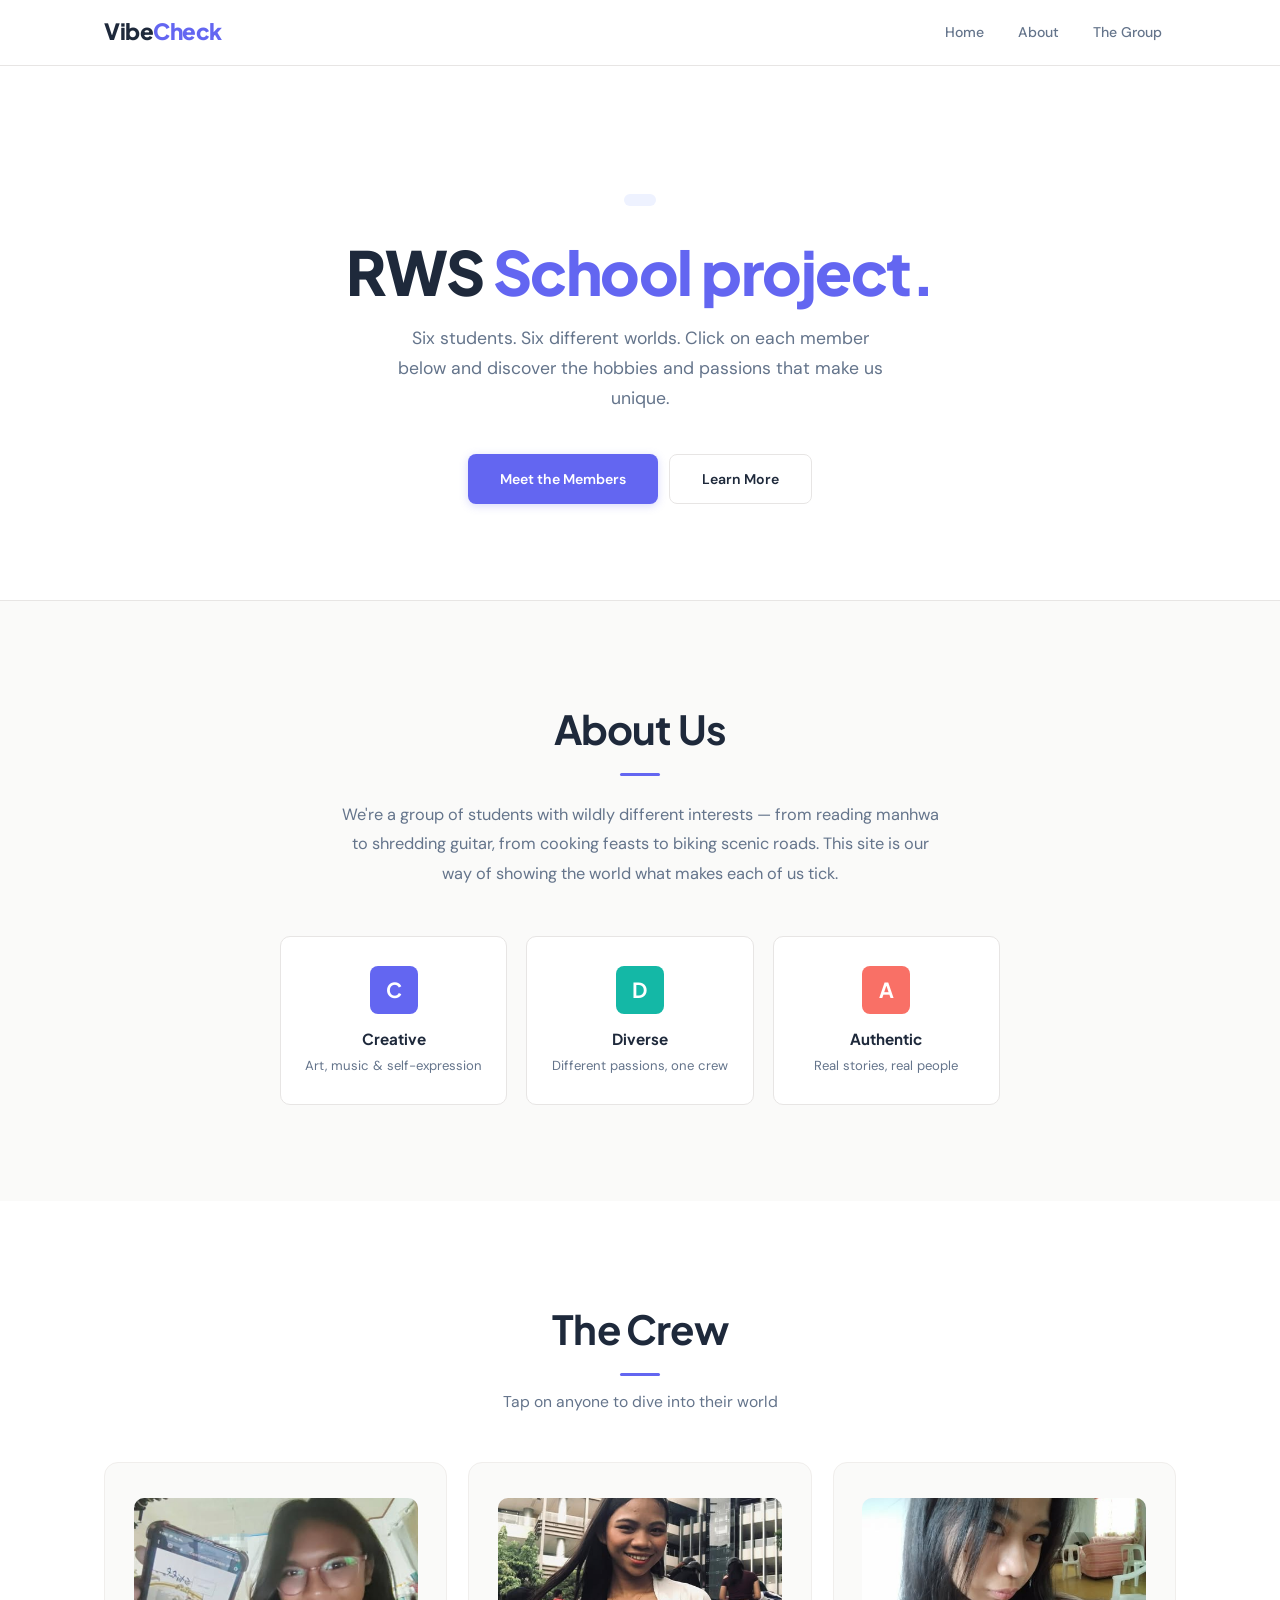
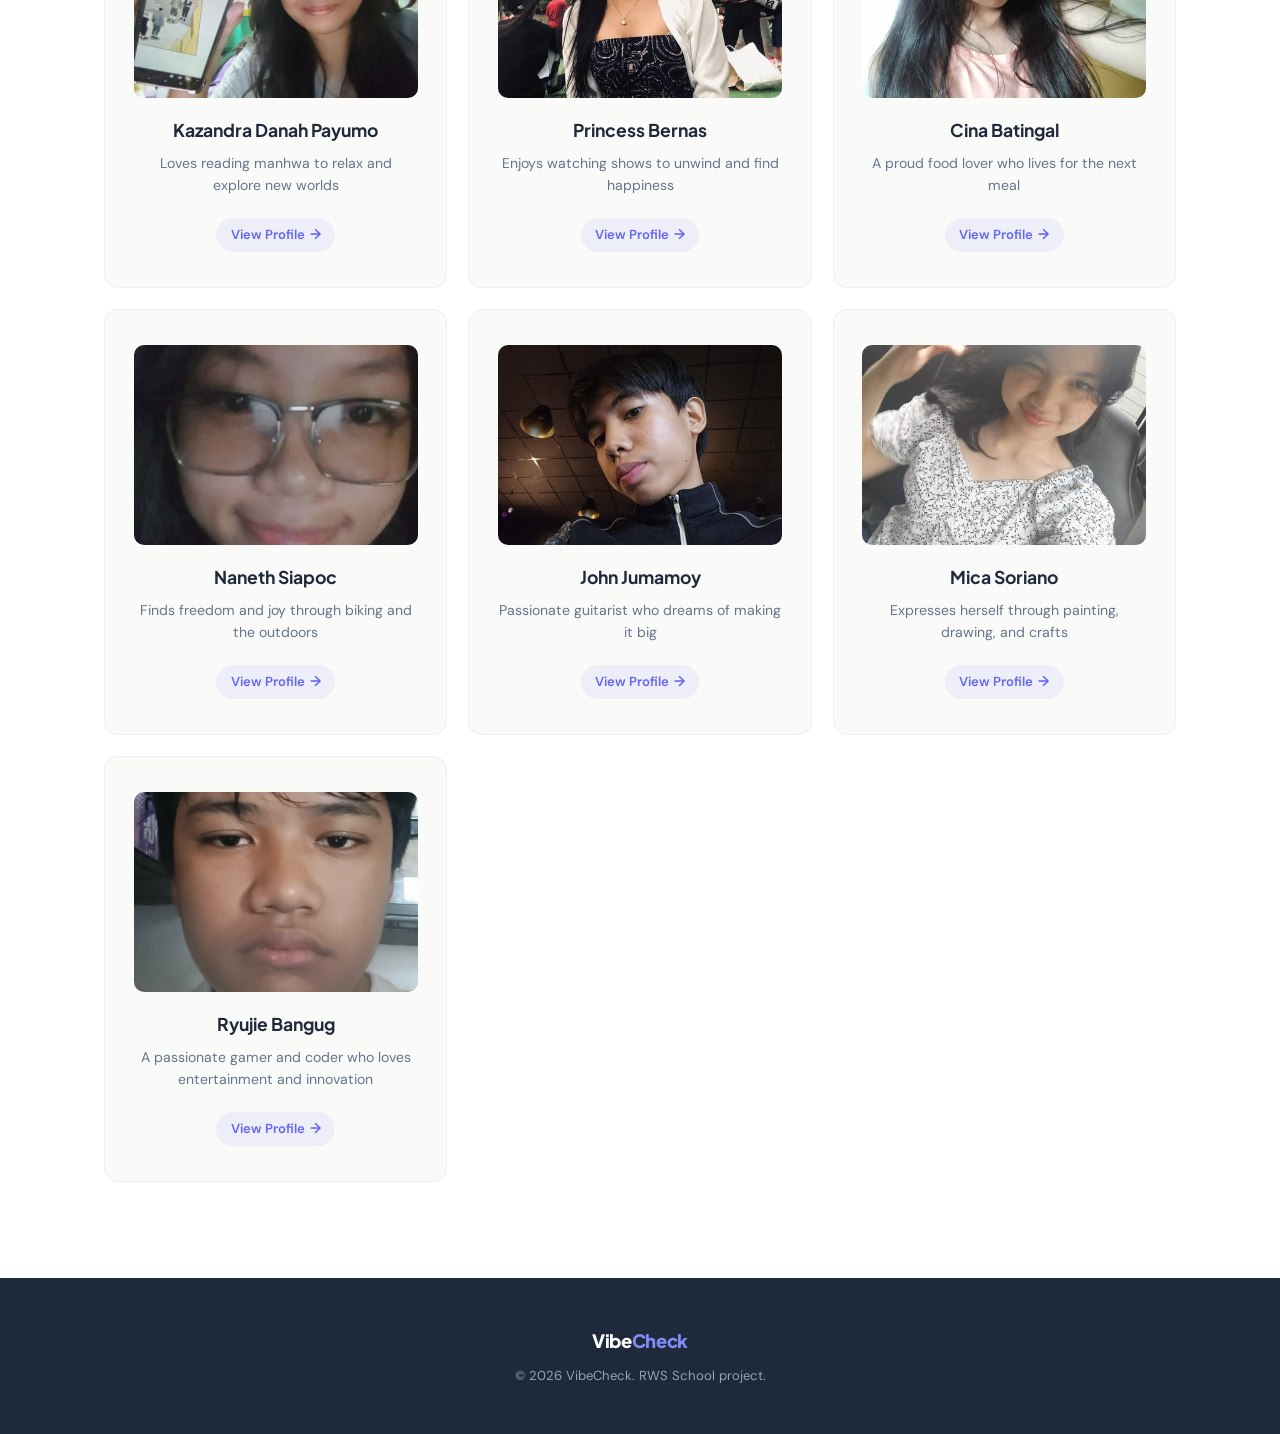
<file: index.html>
<!DOCTYPE html>
<html lang="en">
<head>
    <meta charset="UTF-8">
    <meta name="viewport" content="width=device-width, initial-scale=1.0">
    <title>VibeCheck — Meet Our Members</title>
    <link rel="stylesheet" href="theme.css">
</head>
<body>
    <!-- Navigation -->
    <nav class="navbar">
        <div class="container">
            <a href="index.html" class="logo">Vibe<span>Check</span><span class="logo-dot"></span></a>
            <button class="hamburger" id="hamburger" aria-label="Toggle menu">
                <span></span>
                <span></span>
                <span></span>
            </button>
            <ul class="nav-links" id="navLinks">
                <li><a href="#home">Home</a></li>
                <li><a href="#about">About</a></li>
                <li><a href="#team">The Group</a></li>
            </ul>
        </div>
    </nav>

    <!-- Hero Section -->
    <header class="hero" id="home">
        <div class="container">
            <div class="hero-label"></div>
            <h1>RWS <span class="gradient-text">School project.</span></h1>
            <p>Six students. Six different worlds. Click on each member below and discover the hobbies and passions that make us unique.</p>
            <div class="hero-buttons">
                <a href="#team" class="btn btn-primary">Meet the Members</a>
                <a href="#about" class="btn btn-secondary">Learn More</a>
            </div>
        </div>
    </header>

    <!-- About Section -->
    <section class="about" id="about">
        <div class="container">
            <h2>About Us</h2>
            <p>We're a group of students with wildly different interests — from reading manhwa to shredding guitar, from cooking feasts to biking scenic roads. This site is our way of showing the world what makes each of us tick.</p>
            <div class="about-features">
                <div class="about-feature">
                    <span class="about-feature-icon">C</span>
                    <h3>Creative</h3>
                    <p>Art, music & self-expression</p>
                </div>
                <div class="about-feature">
                    <span class="about-feature-icon">D</span>
                    <h3>Diverse</h3>
                    <p>Different passions, one crew</p>
                </div>
                <div class="about-feature">
                    <span class="about-feature-icon">A</span>
                    <h3>Authentic</h3>
                    <p>Real stories, real people</p>
                </div>
            </div>
        </div>
    </section>

    <!-- Members Section -->
    <section class="members" id="team">
        <div class="container">
            <h2>The Crew</h2>
            <p class="section-subtitle">Tap on anyone to dive into their world</p>
            <div class="member-grid">
                <div class="member-card animate-on-scroll">
                    <img src="pa.jpg" alt="Kazandra Danah Payumo" style="width: 100%; height: 200px; object-fit: cover; border-radius: 10px; margin-bottom: 10px;">
                    <h3>Kazandra Danah Payumo</h3>
                    <p>Loves reading manhwa to relax and explore new worlds</p>
                    <a href="member-kazandra.html" class="member-link">View Profile </a>
                </div>
                <div class="member-card animate-on-scroll">
                    <img src="bernas.jpg" alt="Princess Bernas" style="width: 100%; height: 200px; object-fit: cover; border-radius: 10px; margin-bottom: 10px;">
                    <h3>Princess Bernas</h3>
                    <p>Enjoys watching shows to unwind and find happiness</p>
                    <a href="member-princess.html" class="member-link">View Profile </a>
                </div>
                <div class="member-card animate-on-scroll">
                    <img src="eb.jpg" alt="Cina Batingal" style="width: 100%; height: 200px; object-fit: cover; border-radius: 10px; margin-bottom: 10px;">
                    <h3>Cina Batingal</h3>
                    <p>A proud food lover who lives for the next meal</p>
                    <a href="member-cina.html" class="member-link">View Profile </a>
                </div>
                <div class="member-card animate-on-scroll">
                    <img src="naneth.jpg" alt="Naneth Siapoc" style="width: 100%; height: 200px; object-fit: cover; border-radius: 10px; margin-bottom: 10px;">
                    <h3>Naneth Siapoc</h3>
                    <p>Finds freedom and joy through biking and the outdoors</p>
                    <a href="member-naneth.html" class="member-link">View Profile </a>
                </div>
                <div class="member-card animate-on-scroll">
                    <img src="jumamoy.jpg" alt="John Jumamoy" style="width: 100%; height: 200px; object-fit: cover; border-radius: 10px; margin-bottom: 10px;">
                    <h3>John Jumamoy</h3>
                    <p>Passionate guitarist who dreams of making it big</p>
                    <a href="member-john.html" class="member-link">View Profile </a>
                </div>
                <div class="member-card animate-on-scroll">
                    <img src="627760761_2958248824363599_7481155311334200386_n.png" alt="Mica Soriano" style="width: 100%; height: 200px; object-fit: cover; border-radius: 10px; margin-bottom: 10px;">
                    <h3>Mica Soriano</h3>
                    <p>Expresses herself through painting, drawing, and crafts</p>
                    <a href="member-mica.html" class="member-link">View Profile </a>
                </div>
                <div class="member-card animate-on-scroll">
                    <img src="ryujie.jpg" alt="Ryujie Bangug" style="width: 100%; height: 200px; object-fit: cover; border-radius: 10px; margin-bottom: 10px;">
                    <h3>Ryujie Bangug</h3>
                    <p>A passionate gamer and coder who loves entertainment and innovation</p>
                    <a href="member-ryujie.html" class="member-link">View Profile </a>
                </div>
            </div>
        </div>
    </section>

    <!-- Footer -->
    <footer class="footer">
        <div class="container">
            <div class="footer-content">
                <div class="footer-logo">Vibe<span>Check</span></div>
                <p>&copy; 2026 VibeCheck. RWS School project.</p>
            </div>
        </div>
    </footer>

    <script>
        // Hamburger menu
        const hamburger = document.getElementById('hamburger');
        const navLinks = document.getElementById('navLinks');

        hamburger.addEventListener('click', () => {
            hamburger.classList.toggle('active');
            navLinks.classList.toggle('active');
        });

        document.querySelectorAll('.nav-links a').forEach(link => {
            link.addEventListener('click', () => {
                hamburger.classList.remove('active');
                navLinks.classList.remove('active');
            });
        });

        // Scroll-triggered animations
        const observer = new IntersectionObserver((entries) => {
            entries.forEach((entry, index) => {
                if (entry.isIntersecting) {
                    setTimeout(() => {
                        entry.target.classList.add('visible');
                    }, index * 100);
                    observer.unobserve(entry.target);
                }
            });
        }, { threshold: 0.1 });

        document.querySelectorAll('.animate-on-scroll').forEach(el => observer.observe(el));
    </script>
</body>
</html>
</file>
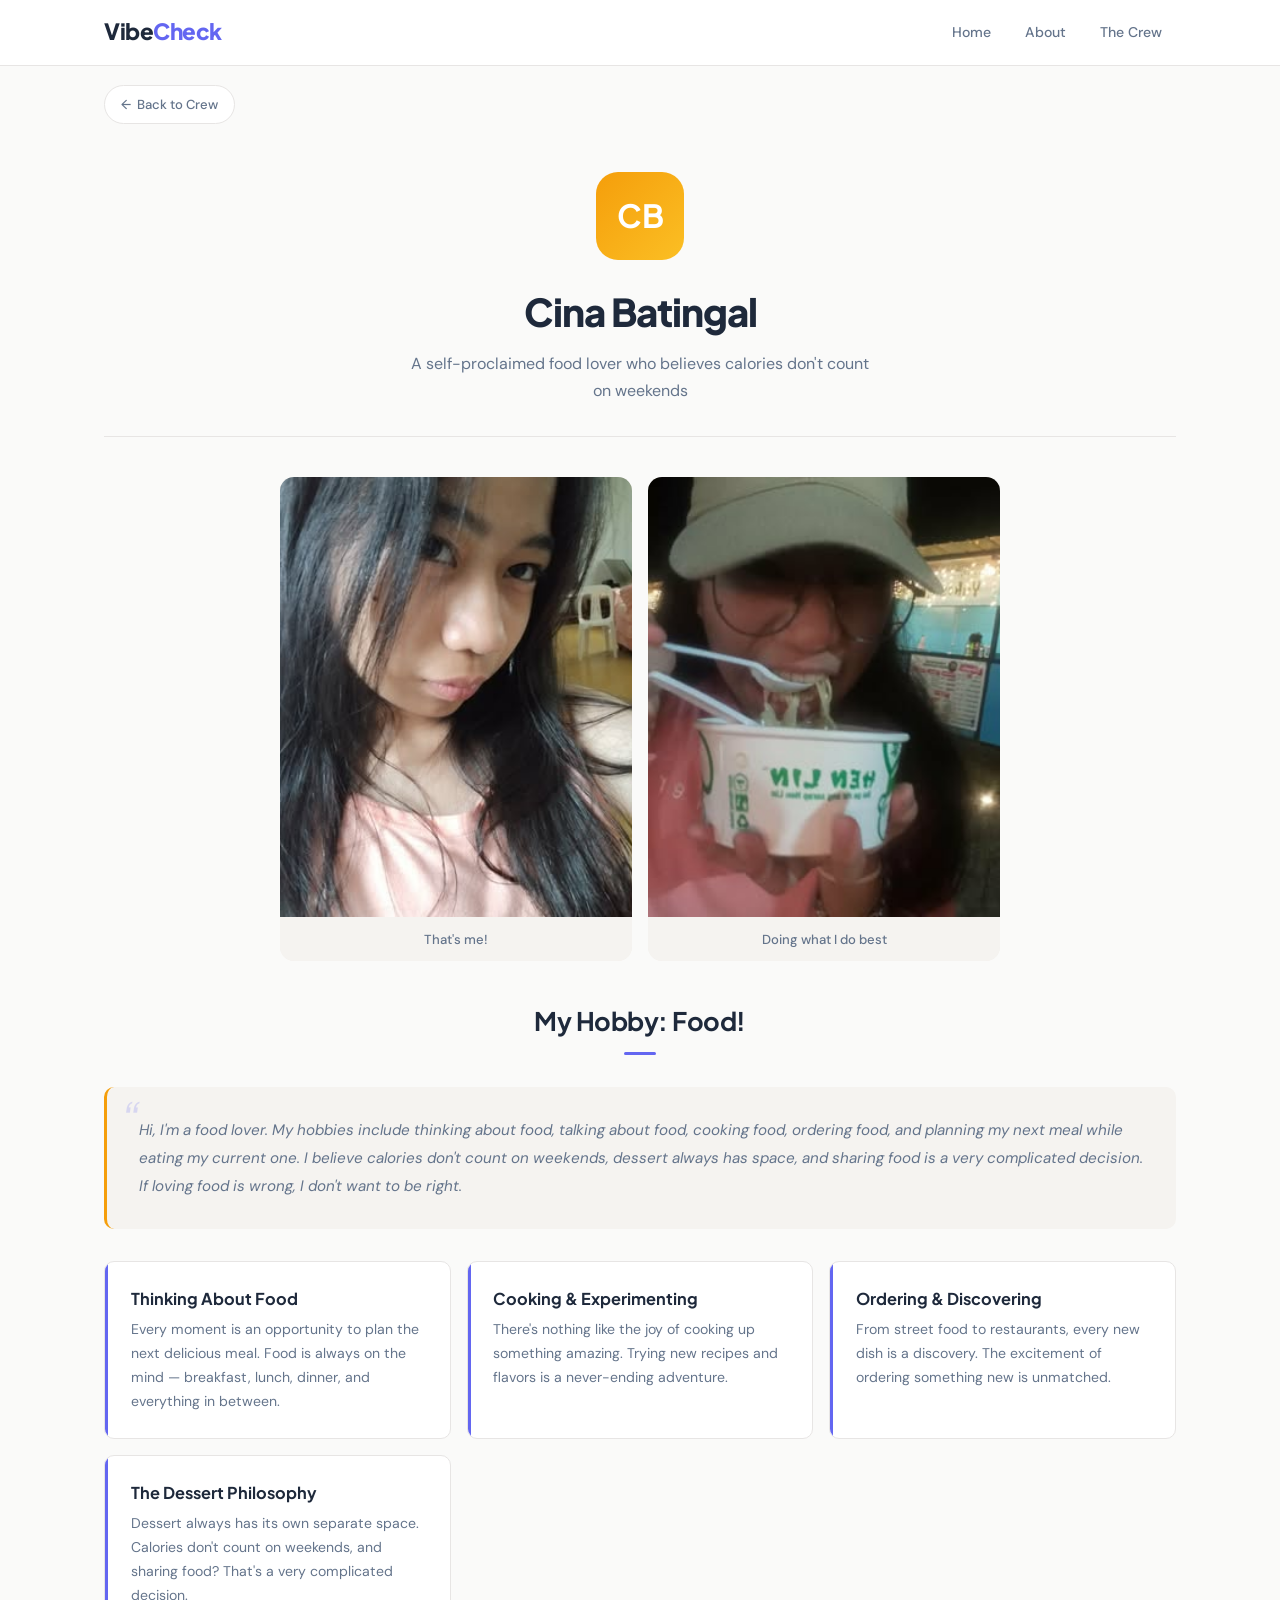
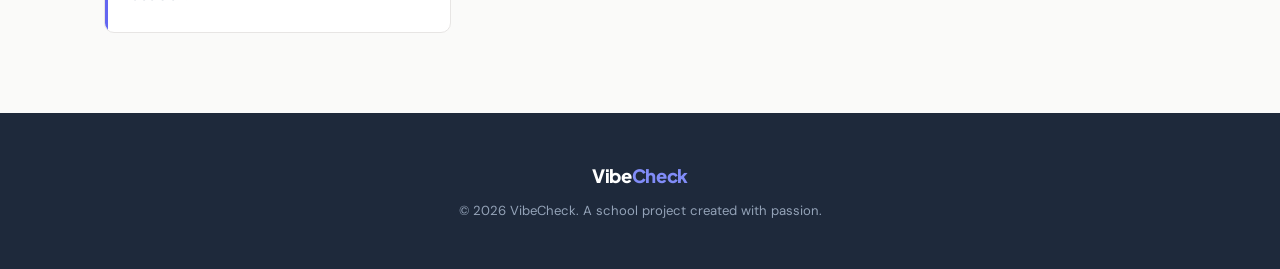
<file: member-cina.html>
<!DOCTYPE html>
<html lang="en">
<head>
    <meta charset="UTF-8">
    <meta name="viewport" content="width=device-width, initial-scale=1.0">
    <title>Cina Batingal — VibeCheck</title>
    <link rel="stylesheet" href="theme.css">
    <style>
        .profile-avatar { background: linear-gradient(135deg, #f59e0b, #fbbf24); }
        .member-quote { border-left-color: #f59e0b; }
    </style>
</head>
<body>
    <nav class="navbar">
        <div class="container">
            <a href="index.html" class="logo">Vibe<span>Check</span><span class="logo-dot"></span></a>
            <button class="hamburger" id="hamburger" aria-label="Toggle menu">
                <span></span><span></span><span></span>
            </button>
            <ul class="nav-links" id="navLinks">
                <li><a href="index.html">Home</a></li>
                <li><a href="index.html#about">About</a></li>
                <li><a href="index.html#team">The Crew</a></li>
            </ul>
        </div>
    </nav>

    <div class="container">
        <a href="index.html#team" class="back-link">Back to Crew</a>
        
        <div class="member-profile">
            <div class="profile-header">
                <div class="profile-avatar">CB</div>
                <h1 class="profile-name">Cina Batingal</h1>
                <p class="profile-intro">A self-proclaimed food lover who believes calories don't count on weekends</p>
            </div>

            <div class="photo-grid">
                <div class="photo-item">
                    <img src="eb.jpg" alt="Cina Batingal selfie">
                    <p class="photo-caption">That's me!</p>
                </div>
                <div class="photo-item">
                    <img src="e.jpg" alt="Cina eating">
                    <p class="photo-caption">Doing what I do best</p>
                </div>
            </div>

            <h2 class="hobbies-title">My Hobby: Food!</h2>

            <div class="member-quote">
                Hi, I'm a food lover. My hobbies include thinking about food, talking about food, cooking food, ordering food, and planning my next meal while eating my current one. I believe calories don't count on weekends, dessert always has space, and sharing food is a very complicated decision. If loving food is wrong, I don't want to be right.
            </div>

            <div class="hobbies-container">
                <div class="hobby-card">
                    <h3>Thinking About Food</h3>
                    <p>Every moment is an opportunity to plan the next delicious meal. Food is always on the mind — breakfast, lunch, dinner, and everything in between.</p>
                </div>
                <div class="hobby-card">
                    <h3>Cooking & Experimenting</h3>
                    <p>There's nothing like the joy of cooking up something amazing. Trying new recipes and flavors is a never-ending adventure.</p>
                </div>
                <div class="hobby-card">
                    <h3>Ordering & Discovering</h3>
                    <p>From street food to restaurants, every new dish is a discovery. The excitement of ordering something new is unmatched.</p>
                </div>
                <div class="hobby-card">
                    <h3>The Dessert Philosophy</h3>
                    <p>Dessert always has its own separate space. Calories don't count on weekends, and sharing food? That's a very complicated decision.</p>
                </div>
            </div>
        </div>
    </div>

    <footer class="footer">
        <div class="container">
            <div class="footer-content">
                <div class="footer-logo">Vibe<span>Check</span></div>
                <p>&copy; 2026 VibeCheck. A school project created with passion.</p>
            </div>
        </div>
    </footer>

    <script>
        const hamburger = document.getElementById('hamburger');
        const navLinks = document.getElementById('navLinks');
        hamburger.addEventListener('click', () => { hamburger.classList.toggle('active'); navLinks.classList.toggle('active'); });
        document.querySelectorAll('.nav-links a').forEach(link => { link.addEventListener('click', () => { hamburger.classList.remove('active'); navLinks.classList.remove('active'); }); });
    </script>
</body>
</html>
</file>
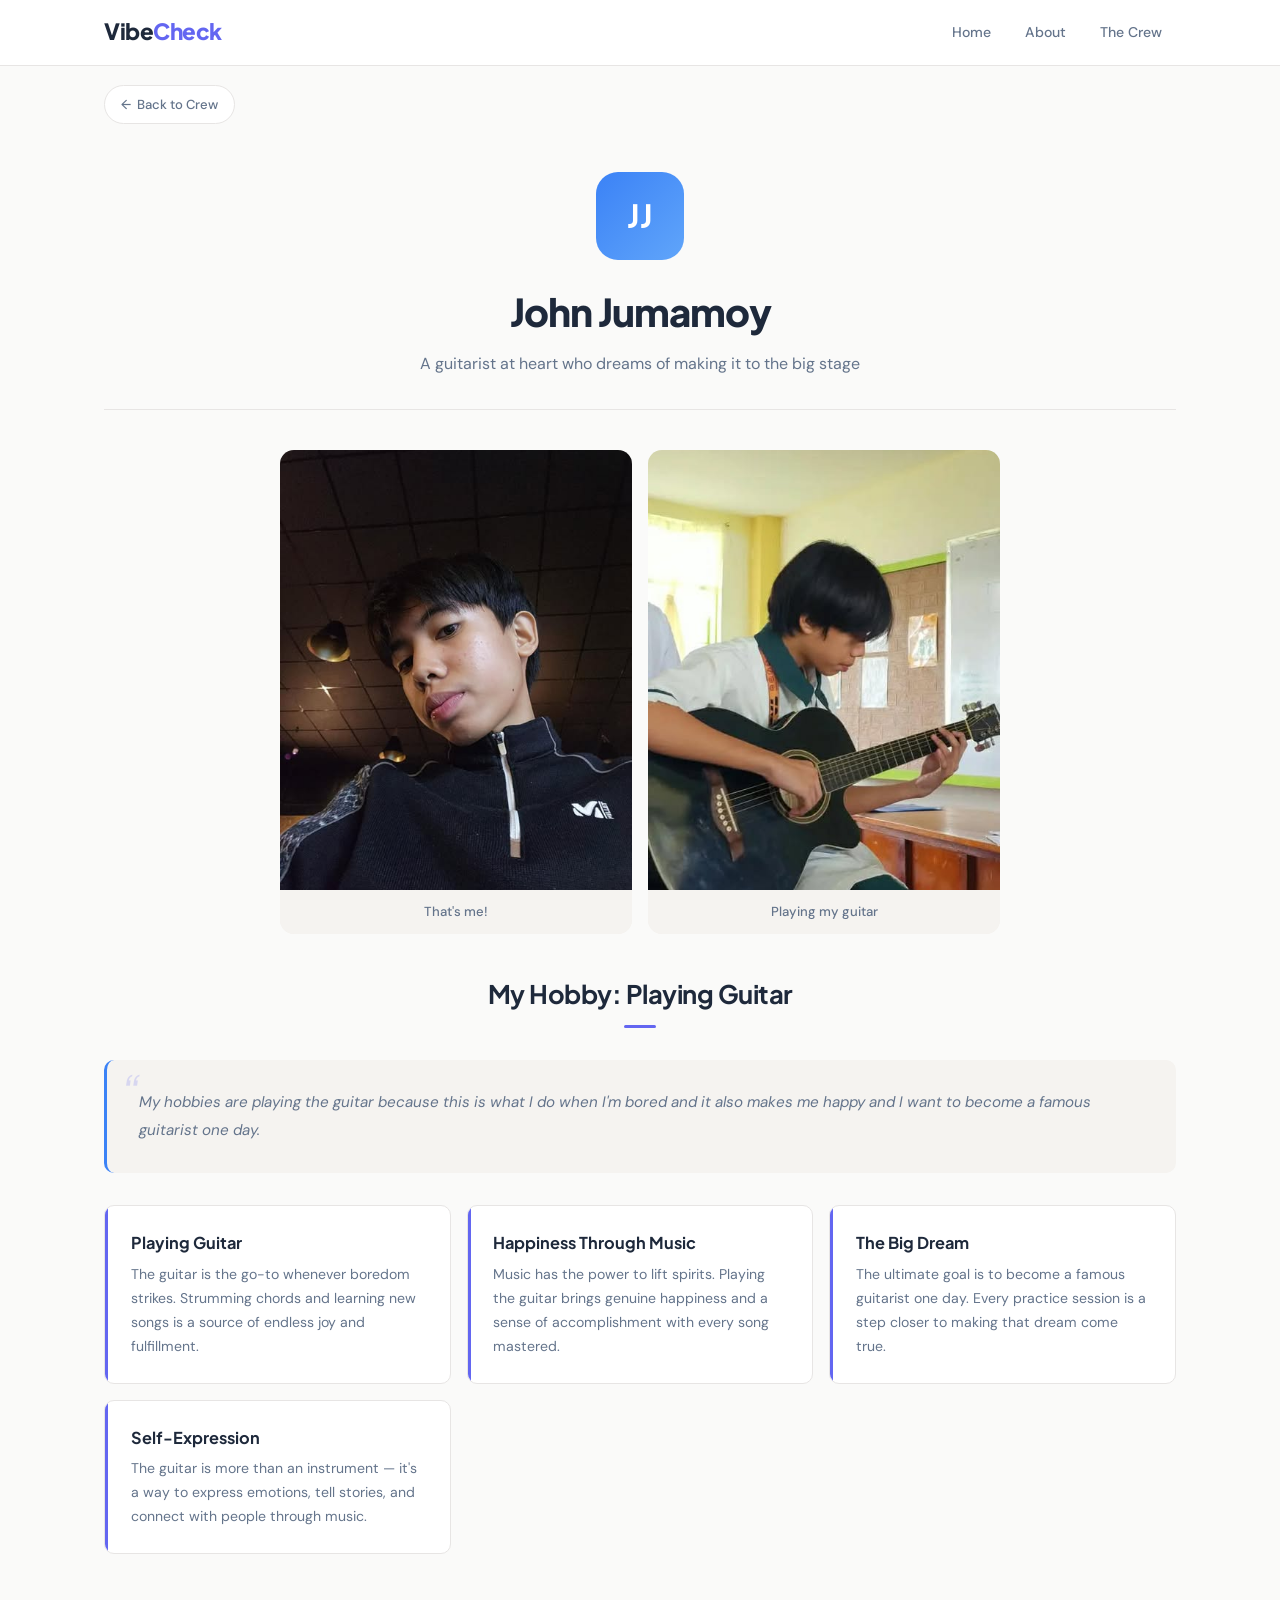
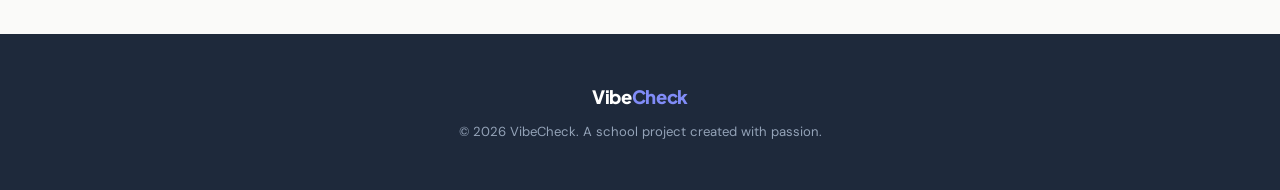
<file: member-john.html>
<!DOCTYPE html>
<html lang="en">
<head>
    <meta charset="UTF-8">
    <meta name="viewport" content="width=device-width, initial-scale=1.0">
    <title>John Jumamoy — VibeCheck</title>
    <link rel="stylesheet" href="theme.css">
    <style>
        .profile-avatar { background: linear-gradient(135deg, #3b82f6, #60a5fa); }
        .member-quote { border-left-color: #3b82f6; }
    </style>
</head>
<body>
    <nav class="navbar">
        <div class="container">
            <a href="index.html" class="logo">Vibe<span>Check</span><span class="logo-dot"></span></a>
            <button class="hamburger" id="hamburger" aria-label="Toggle menu">
                <span></span><span></span><span></span>
            </button>
            <ul class="nav-links" id="navLinks">
                <li><a href="index.html">Home</a></li>
                <li><a href="index.html#about">About</a></li>
                <li><a href="index.html#team">The Crew</a></li>
            </ul>
        </div>
    </nav>

    <div class="container">
        <a href="index.html#team" class="back-link">Back to Crew</a>
        
        <div class="member-profile">
            <div class="profile-header">
                <div class="profile-avatar">JJ</div>
                <h1 class="profile-name">John Jumamoy</h1>
                <p class="profile-intro">A guitarist at heart who dreams of making it to the big stage</p>
            </div>

            <div class="photo-grid">
                <div class="photo-item">
                    <img src="jumamoy.jpg" alt="John Jumamoy selfie">
                    <p class="photo-caption">That's me!</p>
                </div>
                <div class="photo-item">
                    <img src="jumamoyg.jpg" alt="John playing the guitar">
                    <p class="photo-caption">Playing my guitar</p>
                </div>
            </div>

            <h2 class="hobbies-title">My Hobby: Playing Guitar</h2>

            <div class="member-quote">
                My hobbies are playing the guitar because this is what I do when I'm bored and it also makes me happy and I want to become a famous guitarist one day.
            </div>

            <div class="hobbies-container">
                <div class="hobby-card">
                    <h3>Playing Guitar</h3>
                    <p>The guitar is the go-to whenever boredom strikes. Strumming chords and learning new songs is a source of endless joy and fulfillment.</p>
                </div>
                <div class="hobby-card">
                    <h3>Happiness Through Music</h3>
                    <p>Music has the power to lift spirits. Playing the guitar brings genuine happiness and a sense of accomplishment with every song mastered.</p>
                </div>
                <div class="hobby-card">
                    <h3>The Big Dream</h3>
                    <p>The ultimate goal is to become a famous guitarist one day. Every practice session is a step closer to making that dream come true.</p>
                </div>
                <div class="hobby-card">
                    <h3>Self-Expression</h3>
                    <p>The guitar is more than an instrument — it's a way to express emotions, tell stories, and connect with people through music.</p>
                </div>
            </div>
        </div>
    </div>

    <footer class="footer">
        <div class="container">
            <div class="footer-content">
                <div class="footer-logo">Vibe<span>Check</span></div>
                <p>&copy; 2026 VibeCheck. A school project created with passion.</p>
            </div>
        </div>
    </footer>

    <script>
        const hamburger = document.getElementById('hamburger');
        const navLinks = document.getElementById('navLinks');
        hamburger.addEventListener('click', () => { hamburger.classList.toggle('active'); navLinks.classList.toggle('active'); });
        document.querySelectorAll('.nav-links a').forEach(link => { link.addEventListener('click', () => { hamburger.classList.remove('active'); navLinks.classList.remove('active'); }); });
    </script>
</body>
</html>
</file>
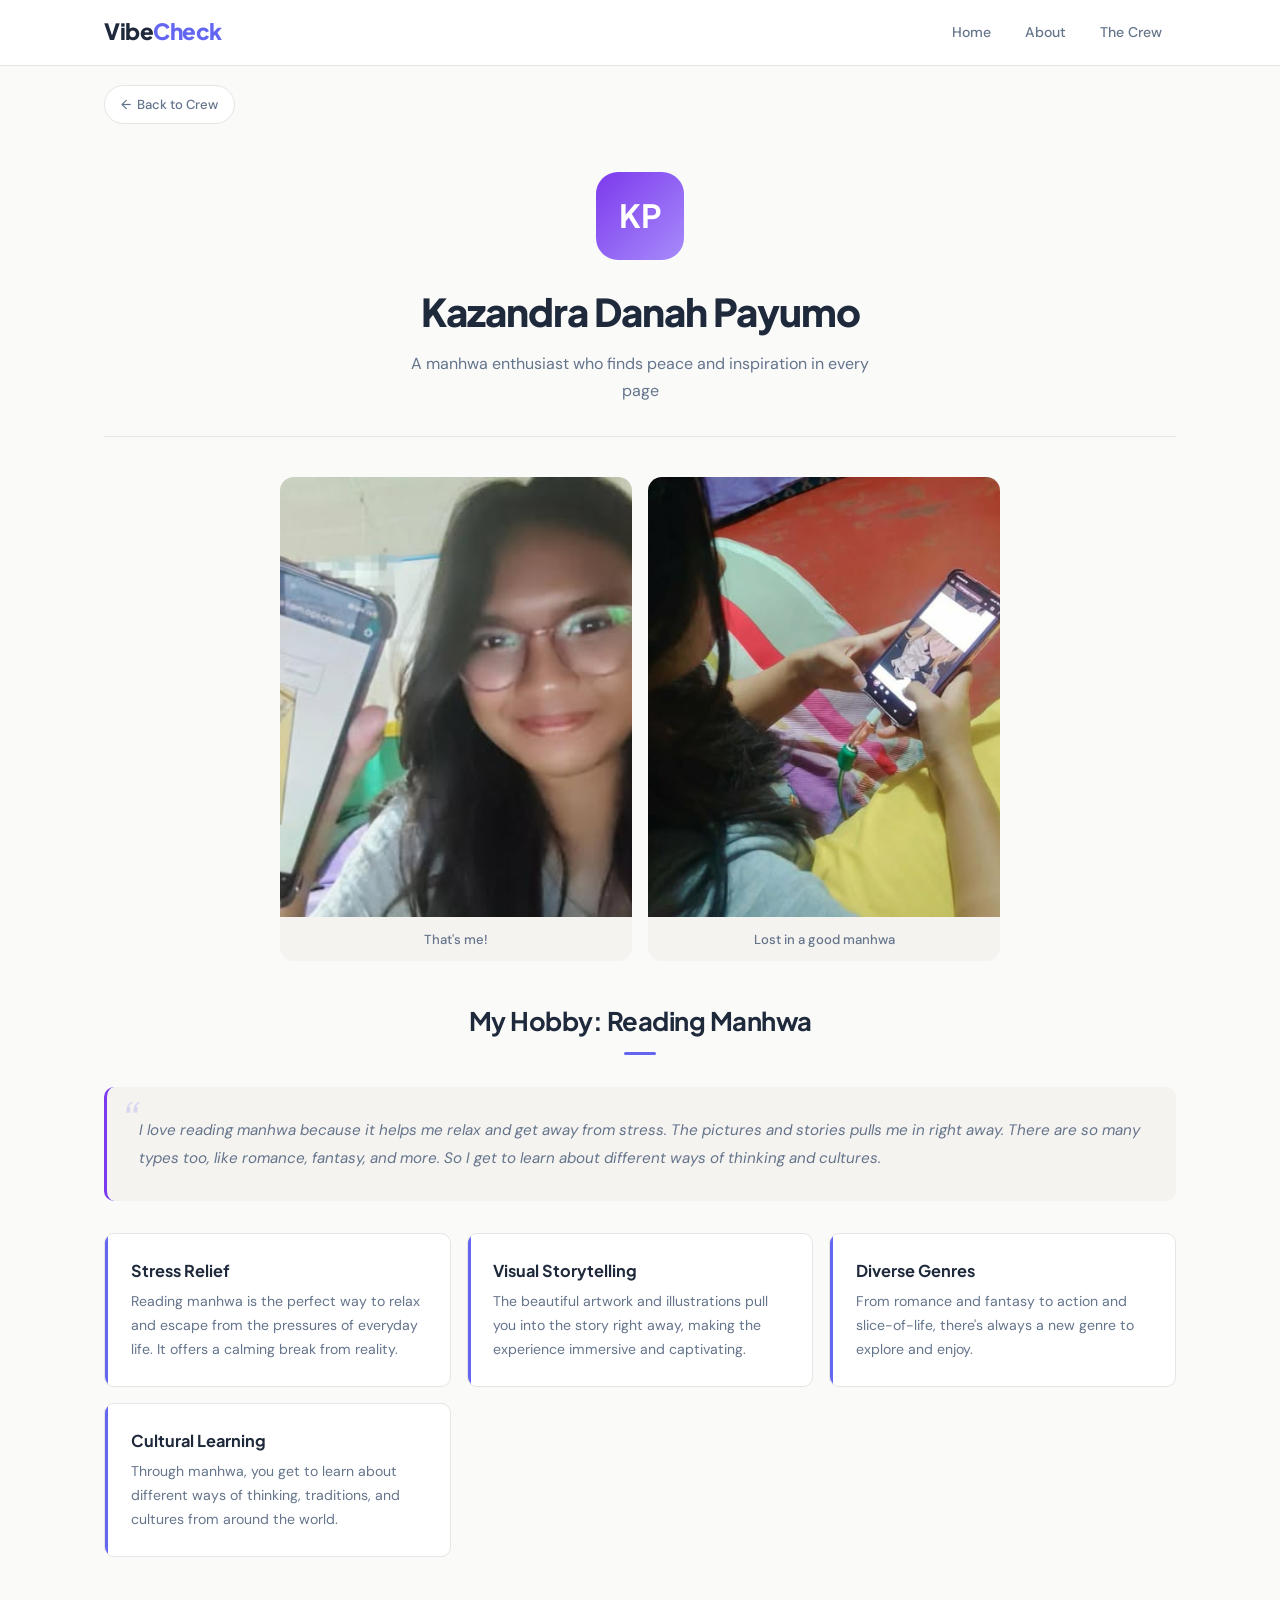
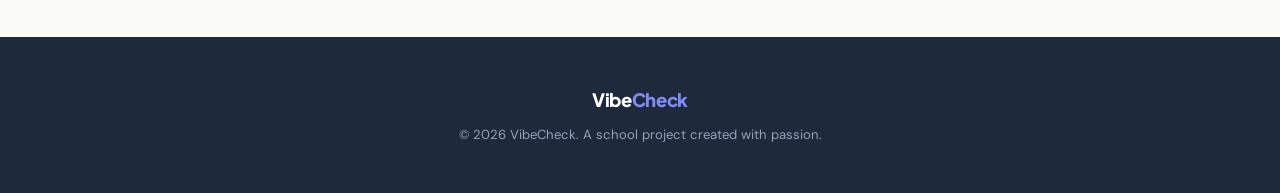
<file: member-kazandra.html>
<!DOCTYPE html>
<html lang="en">
<head>
    <meta charset="UTF-8">
    <meta name="viewport" content="width=device-width, initial-scale=1.0">
    <title>Kazandra Danah Payumo — VibeCheck</title>
    <link rel="stylesheet" href="theme.css">
    <style>
        .profile-avatar { background: linear-gradient(135deg, #7c3aed, #a78bfa); }
        .member-quote { border-left-color: #7c3aed; }
    </style>
</head>
<body>
    <nav class="navbar">
        <div class="container">
            <a href="index.html" class="logo">Vibe<span>Check</span><span class="logo-dot"></span></a>
            <button class="hamburger" id="hamburger" aria-label="Toggle menu">
                <span></span><span></span><span></span>
            </button>
            <ul class="nav-links" id="navLinks">
                <li><a href="index.html">Home</a></li>
                <li><a href="index.html#about">About</a></li>
                <li><a href="index.html#team">The Crew</a></li>
            </ul>
        </div>
    </nav>

    <div class="container">
        <a href="index.html#team" class="back-link">Back to Crew</a>
        
        <div class="member-profile">
            <div class="profile-header">
                <div class="profile-avatar">KP</div>
                <h1 class="profile-name">Kazandra Danah Payumo</h1>
                <p class="profile-intro">A manhwa enthusiast who finds peace and inspiration in every page</p>
            </div>

            <div class="photo-grid">
                <div class="photo-item">
                    <img src="pa.jpg" alt="Kazandra Danah Payumo selfie">
                    <p class="photo-caption">That's me!</p>
                </div>
                <div class="photo-item">
                    <img src="payum.jpg" alt="Kazandra reading manhwa">
                    <p class="photo-caption">Lost in a good manhwa</p>
                </div>
            </div>

            <h2 class="hobbies-title">My Hobby: Reading Manhwa</h2>

            <div class="member-quote">
                I love reading manhwa because it helps me relax and get away from stress. The pictures and stories pulls me in right away. There are so many types too, like romance, fantasy, and more. So I get to learn about different ways of thinking and cultures.
            </div>

            <div class="hobbies-container">
                <div class="hobby-card">
                    <h3>Stress Relief</h3>
                    <p>Reading manhwa is the perfect way to relax and escape from the pressures of everyday life. It offers a calming break from reality.</p>
                </div>
                <div class="hobby-card">
                    <h3>Visual Storytelling</h3>
                    <p>The beautiful artwork and illustrations pull you into the story right away, making the experience immersive and captivating.</p>
                </div>
                <div class="hobby-card">
                    <h3>Diverse Genres</h3>
                    <p>From romance and fantasy to action and slice-of-life, there's always a new genre to explore and enjoy.</p>
                </div>
                <div class="hobby-card">
                    <h3>Cultural Learning</h3>
                    <p>Through manhwa, you get to learn about different ways of thinking, traditions, and cultures from around the world.</p>
                </div>
            </div>
        </div>
    </div>

    <footer class="footer">
        <div class="container">
            <div class="footer-content">
                <div class="footer-logo">Vibe<span>Check</span></div>
                <p>&copy; 2026 VibeCheck. A school project created with passion.</p>
            </div>
        </div>
    </footer>

    <script>
        const hamburger = document.getElementById('hamburger');
        const navLinks = document.getElementById('navLinks');
        hamburger.addEventListener('click', () => { hamburger.classList.toggle('active'); navLinks.classList.toggle('active'); });
        document.querySelectorAll('.nav-links a').forEach(link => { link.addEventListener('click', () => { hamburger.classList.remove('active'); navLinks.classList.remove('active'); }); });
    </script>
</body>
</html>
</file>
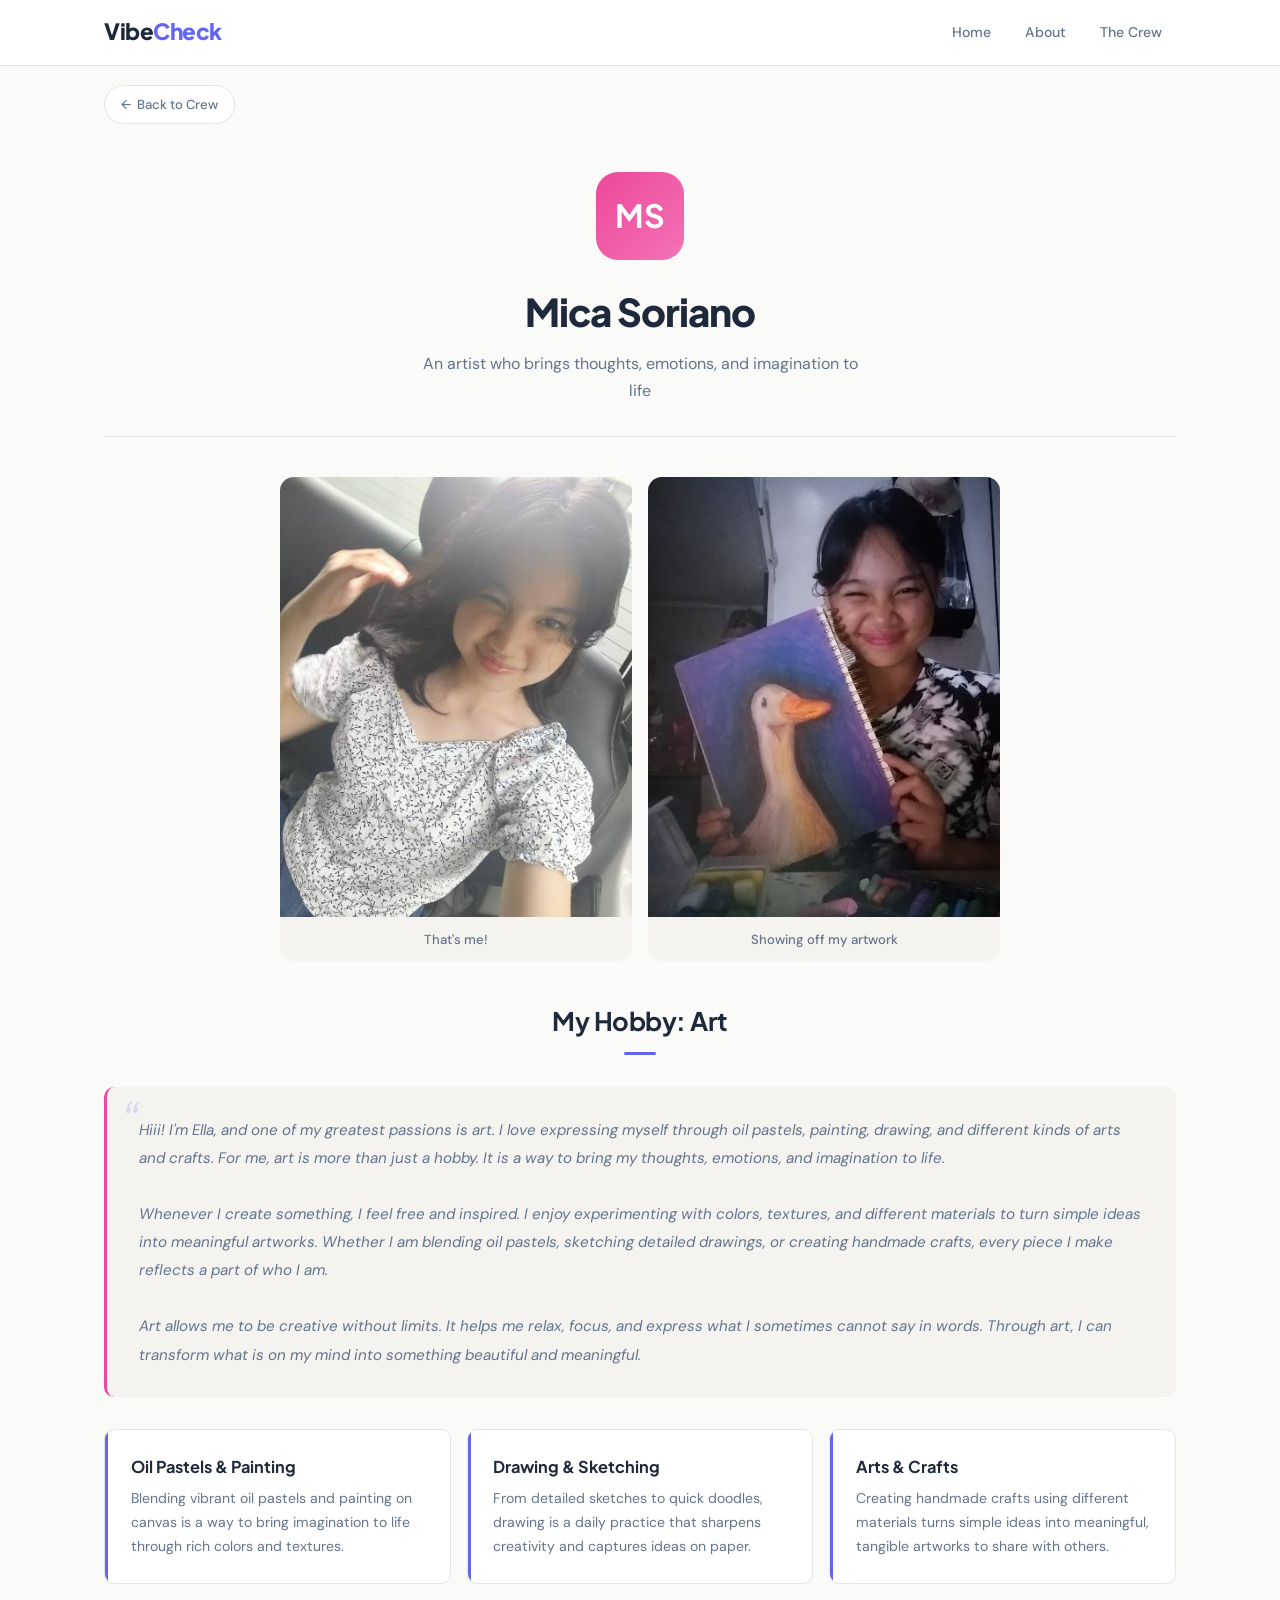
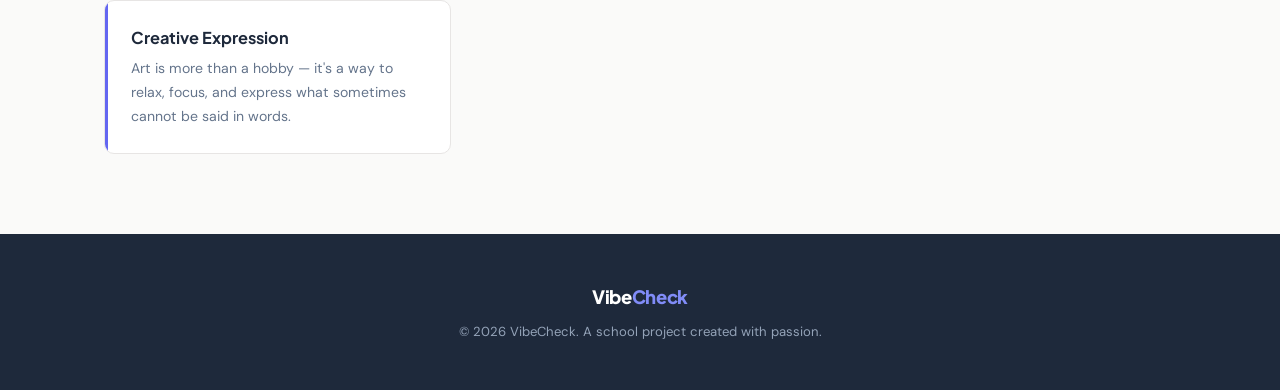
<file: member-mica.html>
<!DOCTYPE html>
<html lang="en">
<head>
    <meta charset="UTF-8">
    <meta name="viewport" content="width=device-width, initial-scale=1.0">
    <title>Mica Soriano — VibeCheck</title>
    <link rel="stylesheet" href="theme.css">
    <style>
        .profile-avatar { background: linear-gradient(135deg, #ec4899, #f472b6); }
        .member-quote { border-left-color: #ec4899; }
    </style>
</head>
<body>
    <nav class="navbar">
        <div class="container">
            <a href="index.html" class="logo">Vibe<span>Check</span><span class="logo-dot"></span></a>
            <button class="hamburger" id="hamburger" aria-label="Toggle menu">
                <span></span><span></span><span></span>
            </button>
            <ul class="nav-links" id="navLinks">
                <li><a href="index.html">Home</a></li>
                <li><a href="index.html#about">About</a></li>
                <li><a href="index.html#team">The Crew</a></li>
            </ul>
        </div>
    </nav>

    <div class="container">
        <a href="index.html#team" class="back-link">Back to Crew</a>
        
        <div class="member-profile">
            <div class="profile-header">
                <div class="profile-avatar">MS</div>
                <h1 class="profile-name">Mica Soriano</h1>
                <p class="profile-intro">An artist who brings thoughts, emotions, and imagination to life</p>
            </div>

            <div class="photo-grid">
                <div class="photo-item">
                    <img src="627760761_2958248824363599_7481155311334200386_n.png" alt="Mica Soriano selfie">
                    <p class="photo-caption">That's me!</p>
                </div>
                <div class="photo-item">
                    <img src="627667836_2762016074136480_2794900369163178893_n.png" alt="Mica showing her artwork">
                    <p class="photo-caption">Showing off my artwork</p>
                </div>
            </div>

            <h2 class="hobbies-title">My Hobby: Art</h2>

            <div class="member-quote">
                Hiii! I'm Ella, and one of my greatest passions is art. I love expressing myself through oil pastels, painting, drawing, and different kinds of arts and crafts. For me, art is more than just a hobby. It is a way to bring my thoughts, emotions, and imagination to life.<br><br>Whenever I create something, I feel free and inspired. I enjoy experimenting with colors, textures, and different materials to turn simple ideas into meaningful artworks. Whether I am blending oil pastels, sketching detailed drawings, or creating handmade crafts, every piece I make reflects a part of who I am.<br><br>Art allows me to be creative without limits. It helps me relax, focus, and express what I sometimes cannot say in words. Through art, I can transform what is on my mind into something beautiful and meaningful.
            </div>

            <div class="hobbies-container">
                <div class="hobby-card">
                    <h3>Oil Pastels & Painting</h3>
                    <p>Blending vibrant oil pastels and painting on canvas is a way to bring imagination to life through rich colors and textures.</p>
                </div>
                <div class="hobby-card">
                    <h3>Drawing & Sketching</h3>
                    <p>From detailed sketches to quick doodles, drawing is a daily practice that sharpens creativity and captures ideas on paper.</p>
                </div>
                <div class="hobby-card">
                    <h3>Arts & Crafts</h3>
                    <p>Creating handmade crafts using different materials turns simple ideas into meaningful, tangible artworks to share with others.</p>
                </div>
                <div class="hobby-card">
                    <h3>Creative Expression</h3>
                    <p>Art is more than a hobby — it's a way to relax, focus, and express what sometimes cannot be said in words.</p>
                </div>
            </div>
        </div>
    </div>

    <footer class="footer">
        <div class="container">
            <div class="footer-content">
                <div class="footer-logo">Vibe<span>Check</span></div>
                <p>&copy; 2026 VibeCheck. A school project created with passion.</p>
            </div>
        </div>
    </footer>

    <script>
        const hamburger = document.getElementById('hamburger');
        const navLinks = document.getElementById('navLinks');
        hamburger.addEventListener('click', () => { hamburger.classList.toggle('active'); navLinks.classList.toggle('active'); });
        document.querySelectorAll('.nav-links a').forEach(link => { link.addEventListener('click', () => { hamburger.classList.remove('active'); navLinks.classList.remove('active'); }); });
    </script>
</body>
</html>
</file>
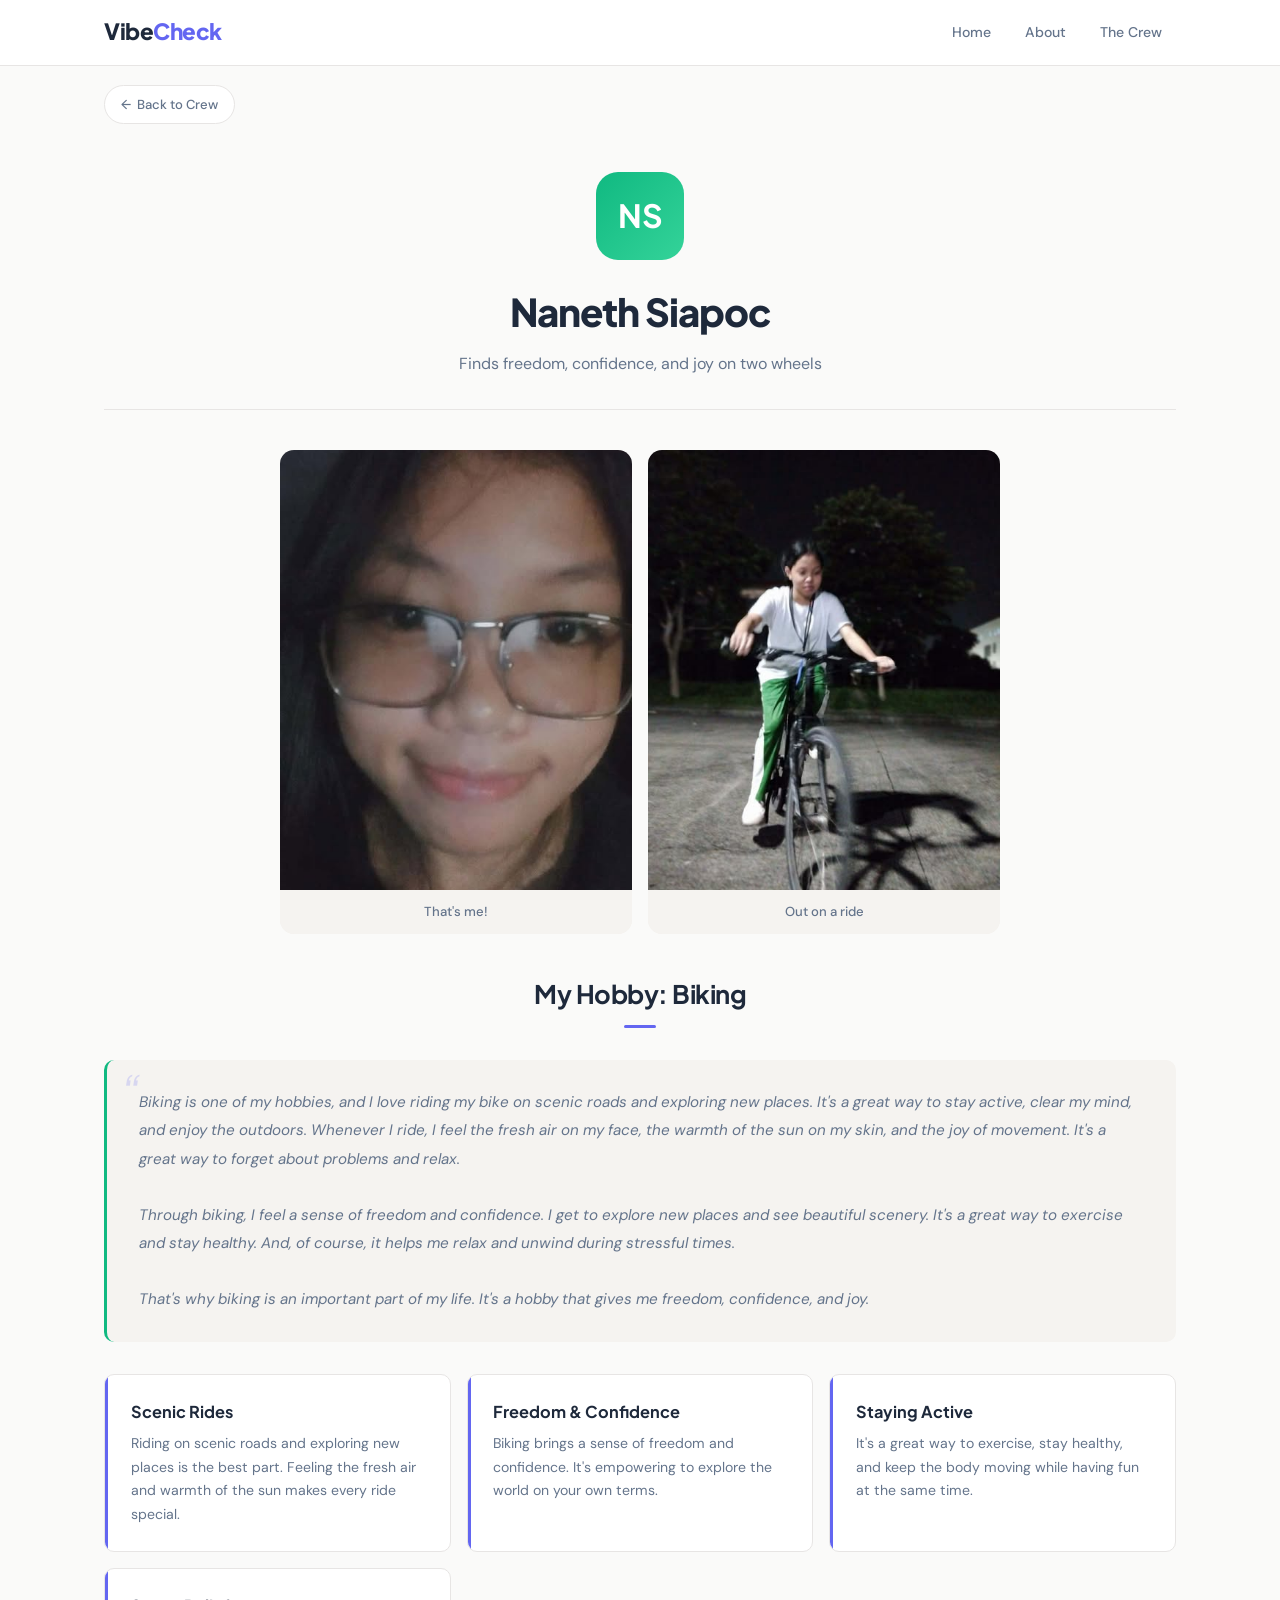
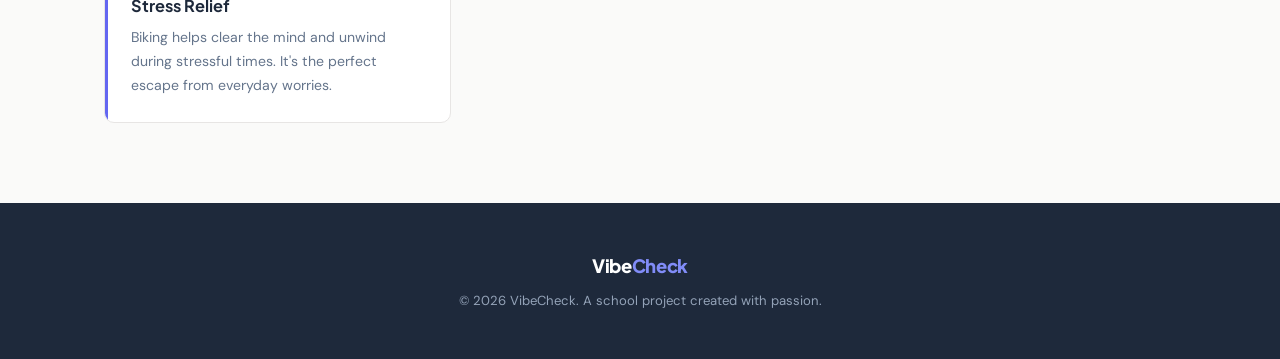
<file: member-naneth.html>
<!DOCTYPE html>
<html lang="en">
<head>
    <meta charset="UTF-8">
    <meta name="viewport" content="width=device-width, initial-scale=1.0">
    <title>Naneth Siapoc — VibeCheck</title>
    <link rel="stylesheet" href="theme.css">
    <style>
        .profile-avatar { background: linear-gradient(135deg, #10b981, #34d399); }
        .member-quote { border-left-color: #10b981; }
    </style>
</head>
<body>
    <nav class="navbar">
        <div class="container">
            <a href="index.html" class="logo">Vibe<span>Check</span><span class="logo-dot"></span></a>
            <button class="hamburger" id="hamburger" aria-label="Toggle menu">
                <span></span><span></span><span></span>
            </button>
            <ul class="nav-links" id="navLinks">
                <li><a href="index.html">Home</a></li>
                <li><a href="index.html#about">About</a></li>
                <li><a href="index.html#team">The Crew</a></li>
            </ul>
        </div>
    </nav>

    <div class="container">
        <a href="index.html#team" class="back-link">Back to Crew</a>
        
        <div class="member-profile">
            <div class="profile-header">
                <div class="profile-avatar">NS</div>
                <h1 class="profile-name">Naneth Siapoc</h1>
                <p class="profile-intro">Finds freedom, confidence, and joy on two wheels</p>
            </div>

            <div class="photo-grid">
                <div class="photo-item">
                    <img src="naneth.jpg" alt="Naneth Siapoc selfie">
                    <p class="photo-caption">That's me!</p>
                </div>
                <div class="photo-item">
                    <img src="nanethbike.jpg" alt="Naneth biking">
                    <p class="photo-caption">Out on a ride</p>
                </div>
            </div>

            <h2 class="hobbies-title">My Hobby: Biking</h2>

            <div class="member-quote">
                Biking is one of my hobbies, and I love riding my bike on scenic roads and exploring new places. It's a great way to stay active, clear my mind, and enjoy the outdoors. Whenever I ride, I feel the fresh air on my face, the warmth of the sun on my skin, and the joy of movement. It's a great way to forget about problems and relax.<br><br>Through biking, I feel a sense of freedom and confidence. I get to explore new places and see beautiful scenery. It's a great way to exercise and stay healthy. And, of course, it helps me relax and unwind during stressful times.<br><br>That's why biking is an important part of my life. It's a hobby that gives me freedom, confidence, and joy.
            </div>

            <div class="hobbies-container">
                <div class="hobby-card">
                    <h3>Scenic Rides</h3>
                    <p>Riding on scenic roads and exploring new places is the best part. Feeling the fresh air and warmth of the sun makes every ride special.</p>
                </div>
                <div class="hobby-card">
                    <h3>Freedom & Confidence</h3>
                    <p>Biking brings a sense of freedom and confidence. It's empowering to explore the world on your own terms.</p>
                </div>
                <div class="hobby-card">
                    <h3>Staying Active</h3>
                    <p>It's a great way to exercise, stay healthy, and keep the body moving while having fun at the same time.</p>
                </div>
                <div class="hobby-card">
                    <h3>Stress Relief</h3>
                    <p>Biking helps clear the mind and unwind during stressful times. It's the perfect escape from everyday worries.</p>
                </div>
            </div>
        </div>
    </div>

    <footer class="footer">
        <div class="container">
            <div class="footer-content">
                <div class="footer-logo">Vibe<span>Check</span></div>
                <p>&copy; 2026 VibeCheck. A school project created with passion.</p>
            </div>
        </div>
    </footer>

    <script>
        const hamburger = document.getElementById('hamburger');
        const navLinks = document.getElementById('navLinks');
        hamburger.addEventListener('click', () => { hamburger.classList.toggle('active'); navLinks.classList.toggle('active'); });
        document.querySelectorAll('.nav-links a').forEach(link => { link.addEventListener('click', () => { hamburger.classList.remove('active'); navLinks.classList.remove('active'); }); });
    </script>
</body>
</html>
</file>
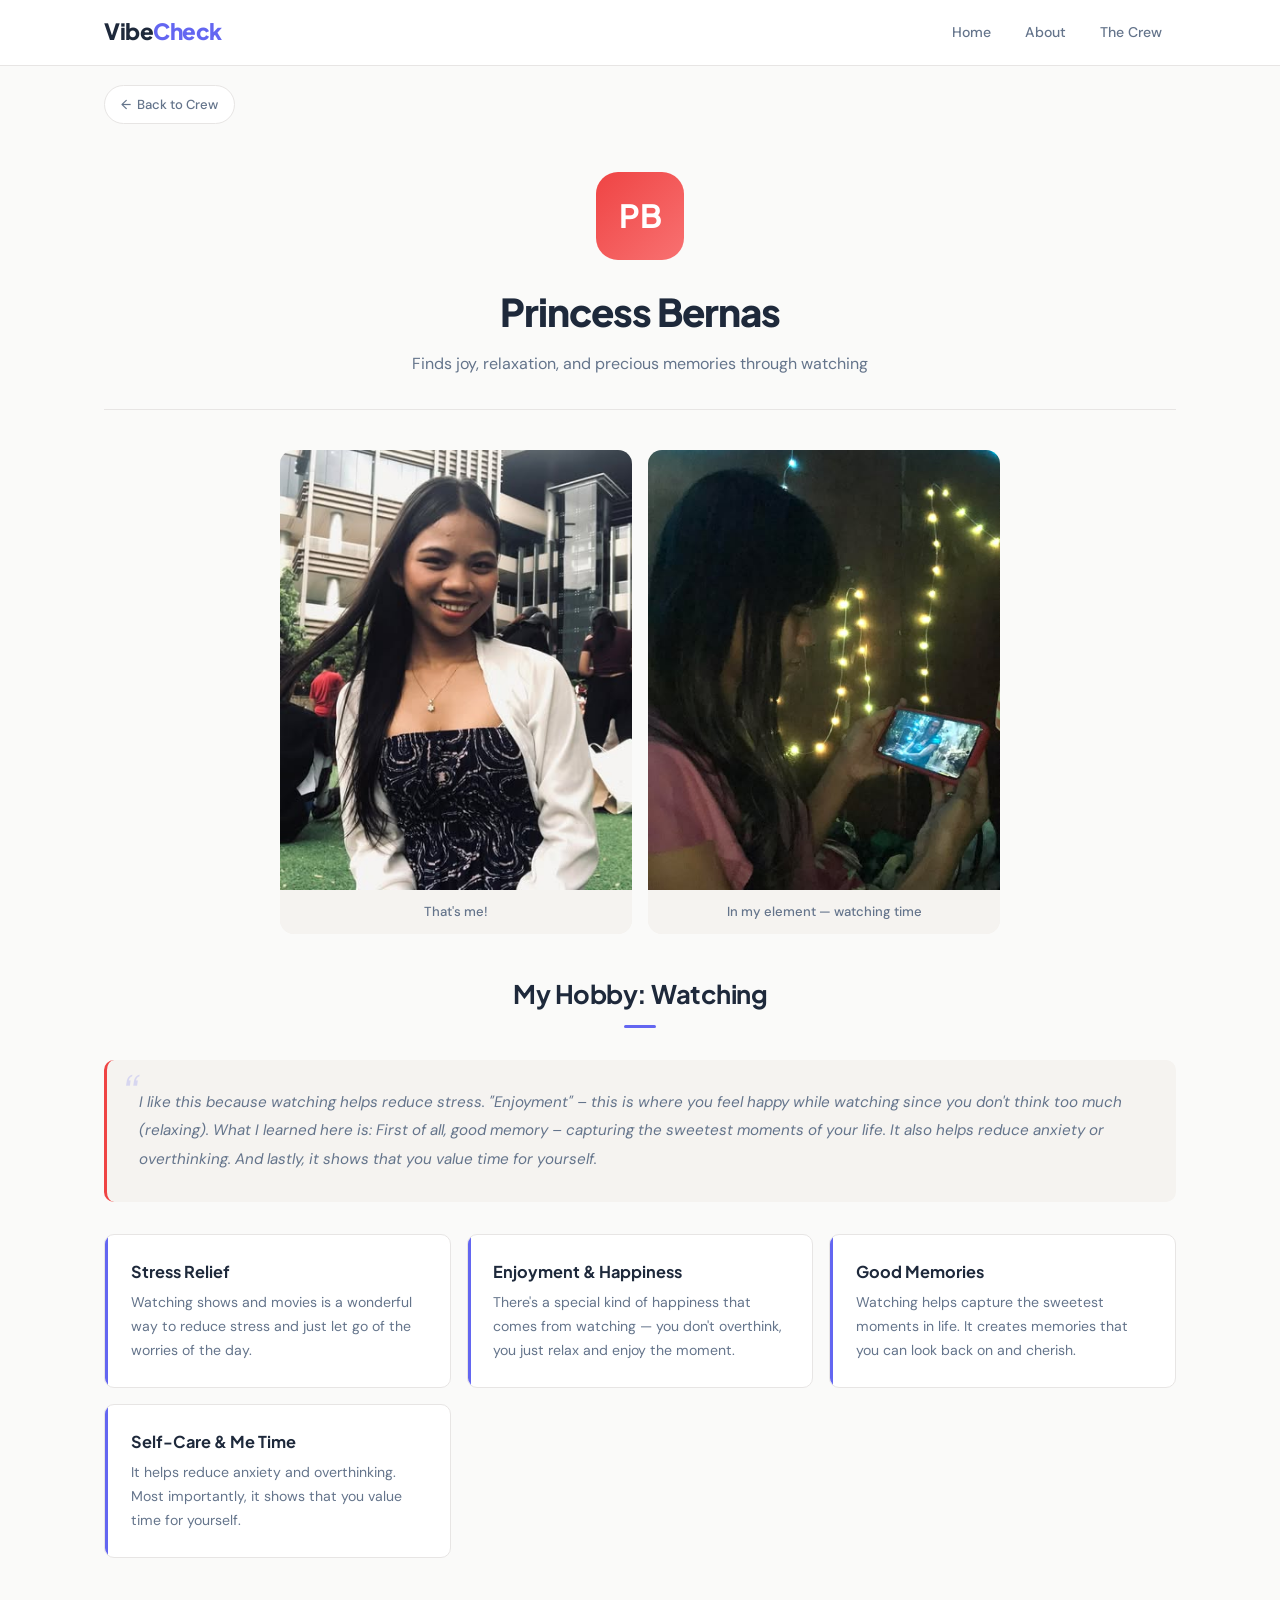
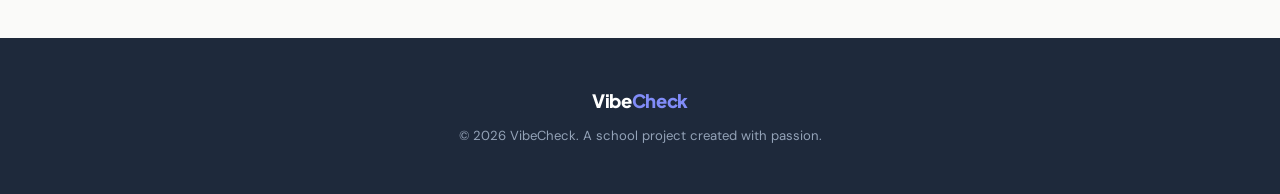
<file: member-princess.html>
<!DOCTYPE html>
<html lang="en">
<head>
    <meta charset="UTF-8">
    <meta name="viewport" content="width=device-width, initial-scale=1.0">
    <title>Princess Bernas — VibeCheck</title>
    <link rel="stylesheet" href="theme.css">
    <style>
        .profile-avatar { background: linear-gradient(135deg, #ef4444, #f87171); }
        .member-quote { border-left-color: #ef4444; }
    </style>
</head>
<body>
    <nav class="navbar">
        <div class="container">
            <a href="index.html" class="logo">Vibe<span>Check</span><span class="logo-dot"></span></a>
            <button class="hamburger" id="hamburger" aria-label="Toggle menu">
                <span></span><span></span><span></span>
            </button>
            <ul class="nav-links" id="navLinks">
                <li><a href="index.html">Home</a></li>
                <li><a href="index.html#about">About</a></li>
                <li><a href="index.html#team">The Crew</a></li>
            </ul>
        </div>
    </nav>

    <div class="container">
        <a href="index.html#team" class="back-link">Back to Crew</a>
        
        <div class="member-profile">
            <div class="profile-header">
                <div class="profile-avatar">PB</div>
                <h1 class="profile-name">Princess Bernas</h1>
                <p class="profile-intro">Finds joy, relaxation, and precious memories through watching</p>
            </div>

            <div class="photo-grid">
                <div class="photo-item">
                    <img src="bernas.jpg" alt="Princess Bernas selfie">
                    <p class="photo-caption">That's me!</p>
                </div>
                <div class="photo-item">
                    <img src="be.jpg" alt="Princess watching">
                    <p class="photo-caption">In my element — watching time</p>
                </div>
            </div>

            <h2 class="hobbies-title">My Hobby: Watching</h2>

            <div class="member-quote">
                I like this because watching helps reduce stress. "Enjoyment" – this is where you feel happy while watching since you don't think too much (relaxing). What I learned here is: First of all, good memory – capturing the sweetest moments of your life. It also helps reduce anxiety or overthinking. And lastly, it shows that you value time for yourself.
            </div>

            <div class="hobbies-container">
                <div class="hobby-card">
                    <h3>Stress Relief</h3>
                    <p>Watching shows and movies is a wonderful way to reduce stress and just let go of the worries of the day.</p>
                </div>
                <div class="hobby-card">
                    <h3>Enjoyment & Happiness</h3>
                    <p>There's a special kind of happiness that comes from watching — you don't overthink, you just relax and enjoy the moment.</p>
                </div>
                <div class="hobby-card">
                    <h3>Good Memories</h3>
                    <p>Watching helps capture the sweetest moments in life. It creates memories that you can look back on and cherish.</p>
                </div>
                <div class="hobby-card">
                    <h3>Self-Care & Me Time</h3>
                    <p>It helps reduce anxiety and overthinking. Most importantly, it shows that you value time for yourself.</p>
                </div>
            </div>
        </div>
    </div>

    <footer class="footer">
        <div class="container">
            <div class="footer-content">
                <div class="footer-logo">Vibe<span>Check</span></div>
                <p>&copy; 2026 VibeCheck. A school project created with passion.</p>
            </div>
        </div>
    </footer>

    <script>
        const hamburger = document.getElementById('hamburger');
        const navLinks = document.getElementById('navLinks');
        hamburger.addEventListener('click', () => { hamburger.classList.toggle('active'); navLinks.classList.toggle('active'); });
        document.querySelectorAll('.nav-links a').forEach(link => { link.addEventListener('click', () => { hamburger.classList.remove('active'); navLinks.classList.remove('active'); }); });
    </script>
</body>
</html>
</file>
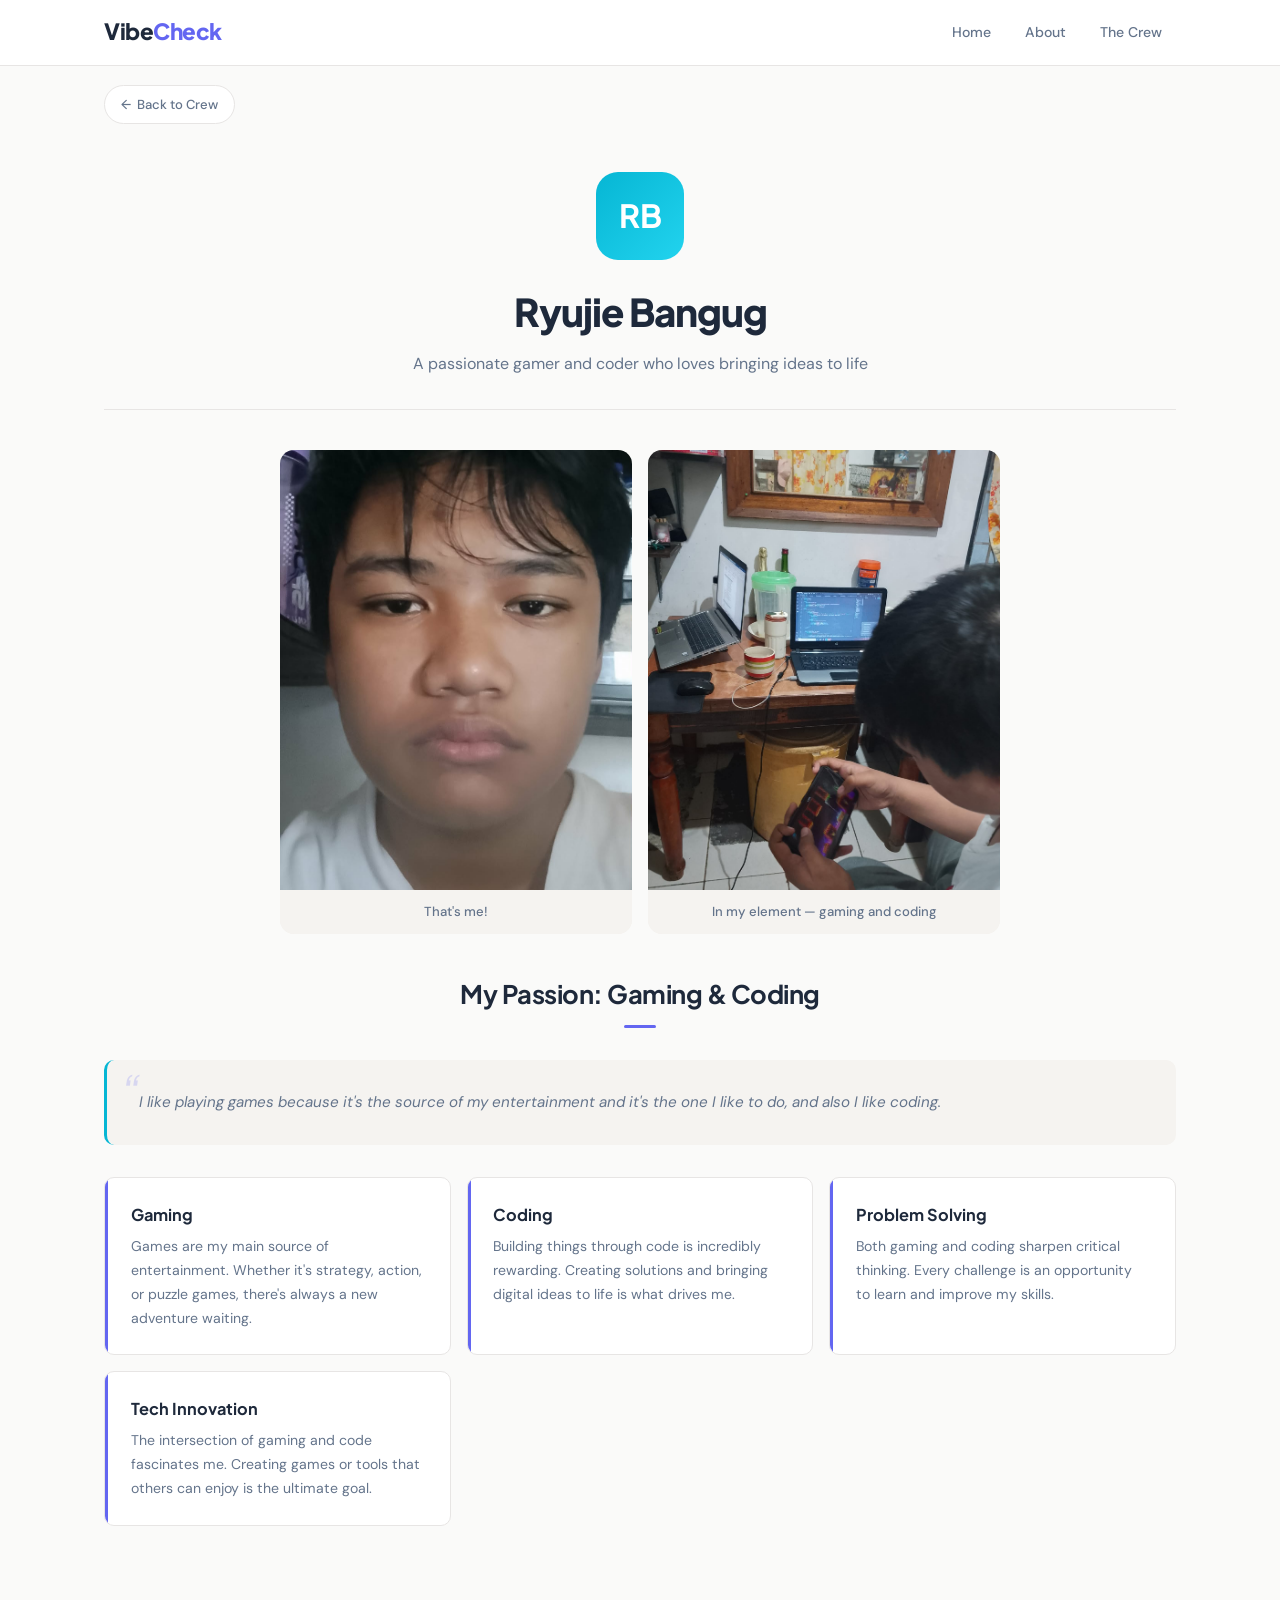
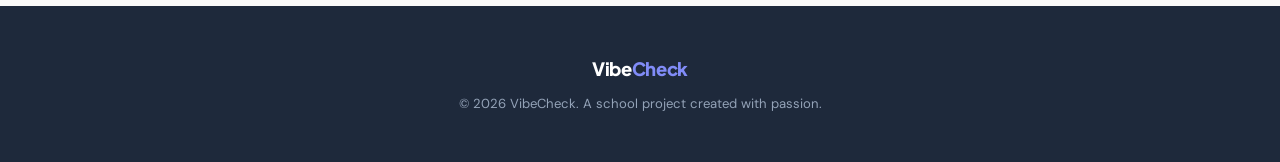
<file: member-ryujie.html>
<!DOCTYPE html>
<html lang="en">
<head>
    <meta charset="UTF-8">
    <meta name="viewport" content="width=device-width, initial-scale=1.0">
    <title>Ryujie Bangug — VibeCheck</title>
    <link rel="stylesheet" href="theme.css">
    <style>
        .profile-avatar { background: linear-gradient(135deg, #06b6d4, #22d3ee); }
        .member-quote { border-left-color: #06b6d4; }
    </style>
</head>
<body>
    <nav class="navbar">
        <div class="container">
            <a href="index.html" class="logo">Vibe<span>Check</span><span class="logo-dot"></span></a>
            <button class="hamburger" id="hamburger" aria-label="Toggle menu">
                <span></span><span></span><span></span>
            </button>
            <ul class="nav-links" id="navLinks">
                <li><a href="index.html">Home</a></li>
                <li><a href="index.html#about">About</a></li>
                <li><a href="index.html#team">The Crew</a></li>
            </ul>
        </div>
    </nav>

    <div class="container">
        <a href="index.html#team" class="back-link">Back to Crew</a>
        
        <div class="member-profile">
            <div class="profile-header">
                <div class="profile-avatar">RB</div>
                <h1 class="profile-name">Ryujie Bangug</h1>
                <p class="profile-intro">A passionate gamer and coder who loves bringing ideas to life</p>
            </div>

            <div class="photo-grid">
                <div class="photo-item">
                    <img src="ryujie.jpg" alt="Ryujie Bangug selfie">
                    <p class="photo-caption">That's me!</p>
                </div>
                <div class="photo-item">
                    <img src="ryujie-gaming.jpg" alt="Ryujie gaming and coding">
                    <p class="photo-caption">In my element — gaming and coding</p>
                </div>
            </div>

            <h2 class="hobbies-title">My Passion: Gaming & Coding</h2>

            <div class="member-quote">
                I like playing games because it's the source of my entertainment and it's the one I like to do, and also I like coding.
            </div>

            <div class="hobbies-container">
                <div class="hobby-card">
                    <h3>Gaming</h3>
                    <p>Games are my main source of entertainment. Whether it's strategy, action, or puzzle games, there's always a new adventure waiting.</p>
                </div>
                <div class="hobby-card">
                    <h3>Coding</h3>
                    <p>Building things through code is incredibly rewarding. Creating solutions and bringing digital ideas to life is what drives me.</p>
                </div>
                <div class="hobby-card">
                    <h3>Problem Solving</h3>
                    <p>Both gaming and coding sharpen critical thinking. Every challenge is an opportunity to learn and improve my skills.</p>
                </div>
                <div class="hobby-card">
                    <h3>Tech Innovation</h3>
                    <p>The intersection of gaming and code fascinates me. Creating games or tools that others can enjoy is the ultimate goal.</p>
                </div>
            </div>
        </div>
    </div>

    <footer class="footer">
        <div class="container">
            <div class="footer-content">
                <div class="footer-logo">Vibe<span>Check</span></div>
                <p>&copy; 2026 VibeCheck. A school project created with passion.</p>
            </div>
        </div>
    </footer>

    <script>
        const hamburger = document.getElementById('hamburger');
        const navLinks = document.getElementById('navLinks');
        hamburger.addEventListener('click', () => { hamburger.classList.toggle('active'); navLinks.classList.toggle('active'); });
        document.querySelectorAll('.nav-links a').forEach(link => { link.addEventListener('click', () => { hamburger.classList.remove('active'); navLinks.classList.remove('active'); }); });
    </script>
</body>
</html>
</file>
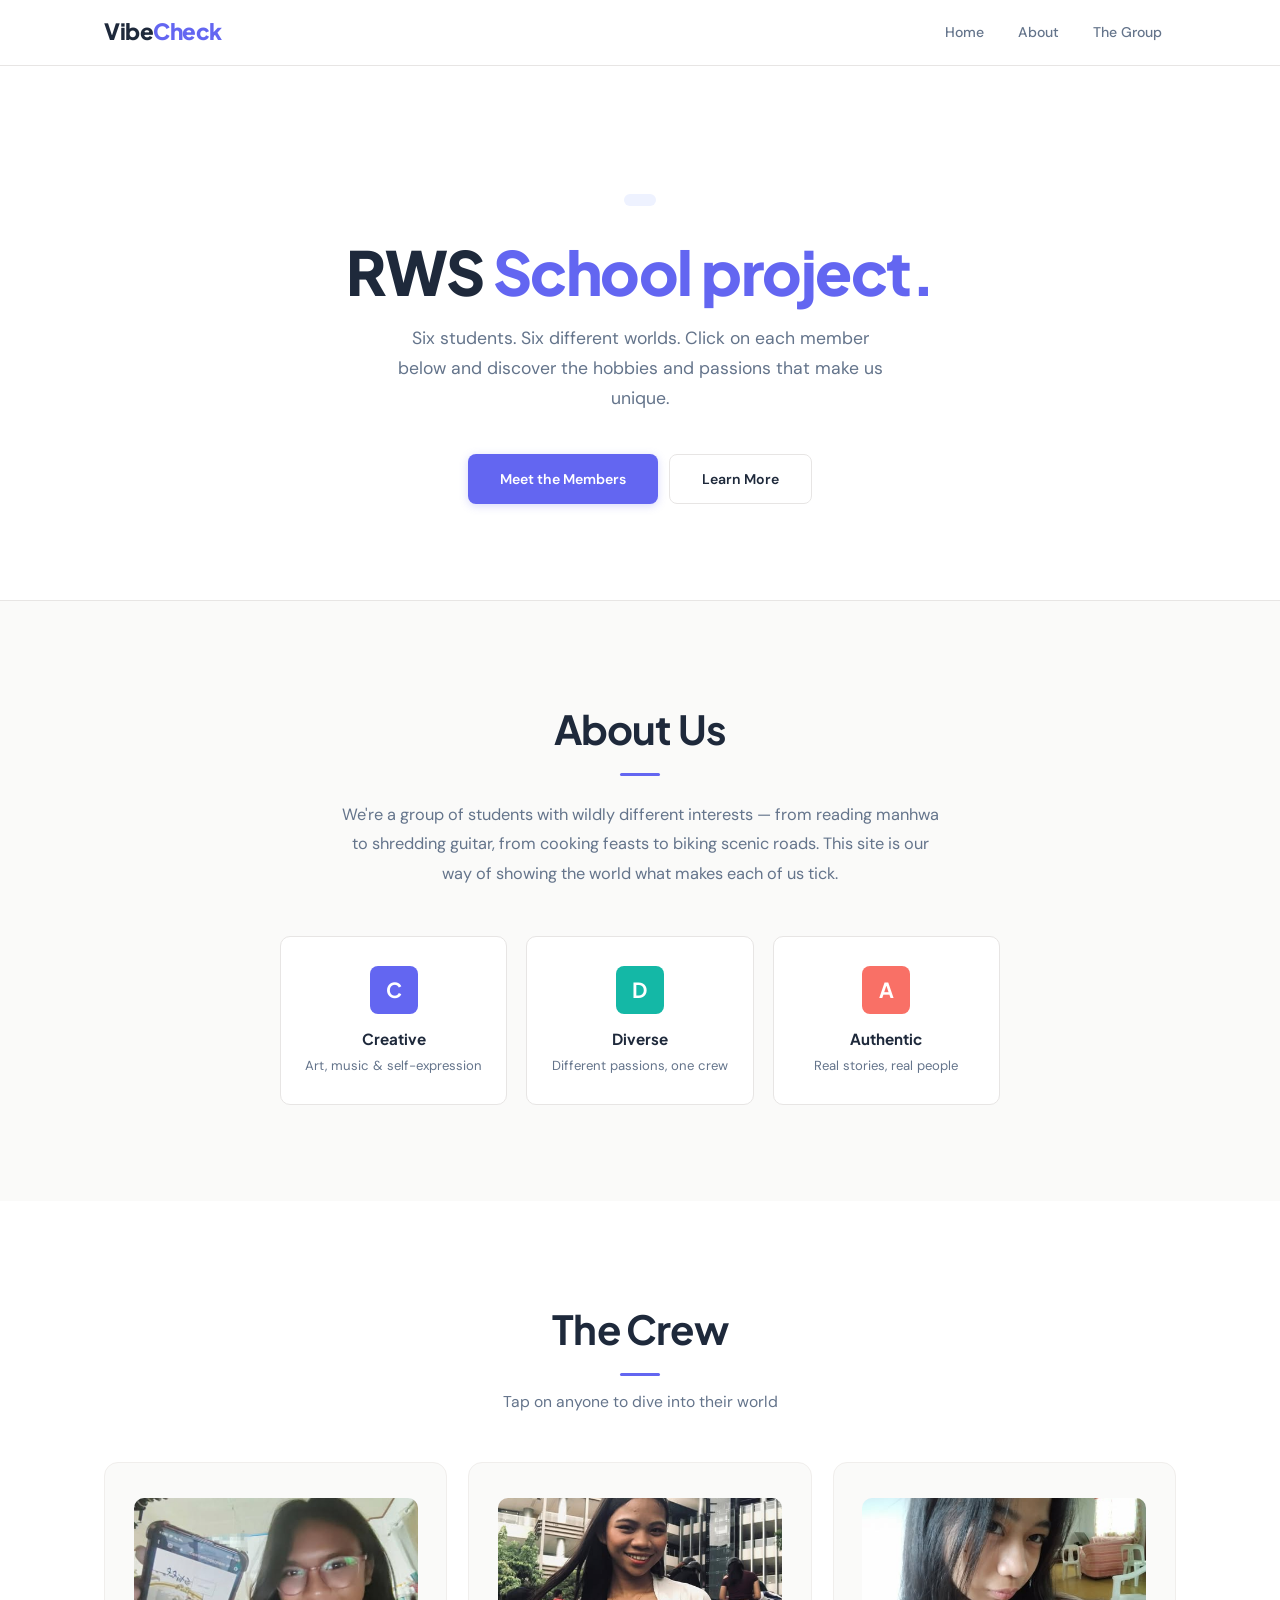
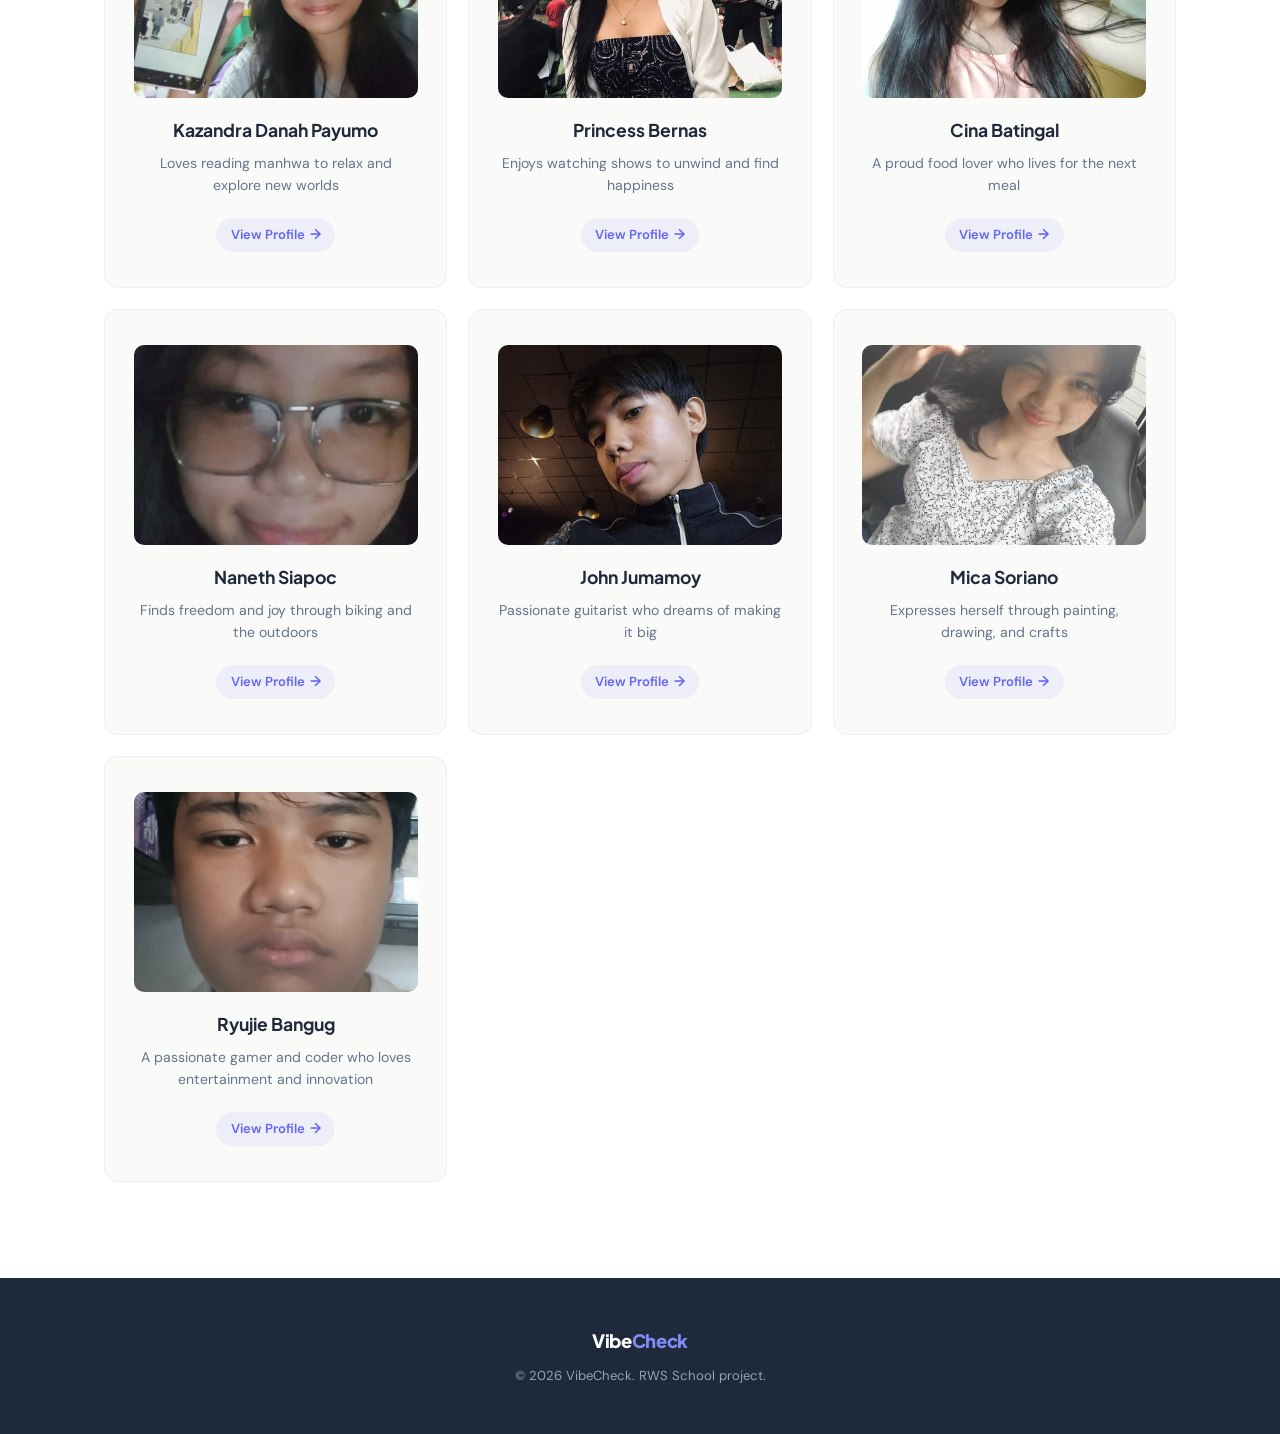
<file: web.html>
<!DOCTYPE html>
<html lang="en">
<head>
    <meta charset="UTF-8">
    <meta name="viewport" content="width=device-width, initial-scale=1.0">
    <title>VibeCheck — Meet Our Members</title>
    <link rel="stylesheet" href="theme.css">
</head>
<body>
    <!-- Navigation -->
    <nav class="navbar">
        <div class="container">
            <a href="web.html" class="logo">Vibe<span>Check</span><span class="logo-dot"></span></a>
            <button class="hamburger" id="hamburger" aria-label="Toggle menu">
                <span></span>
                <span></span>
                <span></span>
            </button>
            <ul class="nav-links" id="navLinks">
                <li><a href="#home">Home</a></li>
                <li><a href="#about">About</a></li>
                <li><a href="#team">The Group</a></li>
            </ul>
        </div>
    </nav>

    <!-- Hero Section -->
    <header class="hero" id="home">
        <div class="container">
            <div class="hero-label"></div>
            <h1>RWS <span class="gradient-text">School project.</span></h1>
            <p>Six students. Six different worlds. Click on each member below and discover the hobbies and passions that make us unique.</p>
            <div class="hero-buttons">
                <a href="#team" class="btn btn-primary">Meet the Members</a>
                <a href="#about" class="btn btn-secondary">Learn More</a>
            </div>
        </div>
    </header>

    <!-- About Section -->
    <section class="about" id="about">
        <div class="container">
            <h2>About Us</h2>
            <p>We're a group of students with wildly different interests — from reading manhwa to shredding guitar, from cooking feasts to biking scenic roads. This site is our way of showing the world what makes each of us tick.</p>
            <div class="about-features">
                <div class="about-feature">
                    <span class="about-feature-icon">C</span>
                    <h3>Creative</h3>
                    <p>Art, music & self-expression</p>
                </div>
                <div class="about-feature">
                    <span class="about-feature-icon">D</span>
                    <h3>Diverse</h3>
                    <p>Different passions, one crew</p>
                </div>
                <div class="about-feature">
                    <span class="about-feature-icon">A</span>
                    <h3>Authentic</h3>
                    <p>Real stories, real people</p>
                </div>
            </div>
        </div>
    </section>

    <!-- Members Section -->
    <section class="members" id="team">
        <div class="container">
            <h2>The Crew</h2>
            <p class="section-subtitle">Tap on anyone to dive into their world</p>
            <div class="member-grid">
                <div class="member-card animate-on-scroll">
                    <img src="pa.jpg" alt="Kazandra Danah Payumo" style="width: 100%; height: 200px; object-fit: cover; border-radius: 10px; margin-bottom: 10px;">
                    <h3>Kazandra Danah Payumo</h3>
                    <p>Loves reading manhwa to relax and explore new worlds</p>
                    <a href="member-kazandra.html" class="member-link">View Profile </a>
                </div>
                <div class="member-card animate-on-scroll">
                    <img src="bernas.jpg" alt="Princess Bernas" style="width: 100%; height: 200px; object-fit: cover; border-radius: 10px; margin-bottom: 10px;">
                    <h3>Princess Bernas</h3>
                    <p>Enjoys watching shows to unwind and find happiness</p>
                    <a href="member-princess.html" class="member-link">View Profile </a>
                </div>
                <div class="member-card animate-on-scroll">
                    <img src="eb.jpg" alt="Cina Batingal" style="width: 100%; height: 200px; object-fit: cover; border-radius: 10px; margin-bottom: 10px;">
                    <h3>Cina Batingal</h3>
                    <p>A proud food lover who lives for the next meal</p>
                    <a href="member-cina.html" class="member-link">View Profile </a>
                </div>
                <div class="member-card animate-on-scroll">
                    <img src="naneth.jpg" alt="Naneth Siapoc" style="width: 100%; height: 200px; object-fit: cover; border-radius: 10px; margin-bottom: 10px;">
                    <h3>Naneth Siapoc</h3>
                    <p>Finds freedom and joy through biking and the outdoors</p>
                    <a href="member-naneth.html" class="member-link">View Profile </a>
                </div>
                <div class="member-card animate-on-scroll">
                    <img src="jumamoy.jpg" alt="John Jumamoy" style="width: 100%; height: 200px; object-fit: cover; border-radius: 10px; margin-bottom: 10px;">
                    <h3>John Jumamoy</h3>
                    <p>Passionate guitarist who dreams of making it big</p>
                    <a href="member-john.html" class="member-link">View Profile </a>
                </div>
                <div class="member-card animate-on-scroll">
                    <img src="627760761_2958248824363599_7481155311334200386_n.png" alt="Mica Soriano" style="width: 100%; height: 200px; object-fit: cover; border-radius: 10px; margin-bottom: 10px;">
                    <h3>Mica Soriano</h3>
                    <p>Expresses herself through painting, drawing, and crafts</p>
                    <a href="member-mica.html" class="member-link">View Profile </a>
                </div>
                <div class="member-card animate-on-scroll">
                    <img src="ryujie.jpg" alt="Ryujie Bangug" style="width: 100%; height: 200px; object-fit: cover; border-radius: 10px; margin-bottom: 10px;">
                    <h3>Ryujie Bangug</h3>
                    <p>A passionate gamer and coder who loves entertainment and innovation</p>
                    <a href="member-ryujie.html" class="member-link">View Profile </a>
                </div>
            </div>
        </div>
    </section>

    <!-- Footer -->
    <footer class="footer">
        <div class="container">
            <div class="footer-content">
                <div class="footer-logo">Vibe<span>Check</span></div>
                <p>&copy; 2026 VibeCheck. RWS School project.</p>
            </div>
        </div>
    </footer>

    <script>
        // Hamburger menu
        const hamburger = document.getElementById('hamburger');
        const navLinks = document.getElementById('navLinks');

        hamburger.addEventListener('click', () => {
            hamburger.classList.toggle('active');
            navLinks.classList.toggle('active');
        });

        document.querySelectorAll('.nav-links a').forEach(link => {
            link.addEventListener('click', () => {
                hamburger.classList.remove('active');
                navLinks.classList.remove('active');
            });
        });

        // Scroll-triggered animations
        const observer = new IntersectionObserver((entries) => {
            entries.forEach((entry, index) => {
                if (entry.isIntersecting) {
                    setTimeout(() => {
                        entry.target.classList.add('visible');
                    }, index * 100);
                    observer.unobserve(entry.target);
                }
            });
        }, { threshold: 0.1 });

        document.querySelectorAll('.animate-on-scroll').forEach(el => observer.observe(el));
    </script>
</body>
</html>
</file>
<file: theme.css>
/* Google Fonts - Clean modern pairing */
@import url('https://fonts.googleapis.com/css2?family=DM+Sans:wght@300;400;500;600;700&family=Plus+Jakarta+Sans:wght@400;500;600;700;800&display=swap');

/* Global Styles */
* {
    margin: 0;
    padding: 0;
    box-sizing: border-box;
}

:root {
    --primary: #1e293b;
    --primary-soft: #334155;
    --accent: #6366f1;
    --accent-light: #818cf8;
    --accent-bg: #eef2ff;
    --accent-subtle: rgba(99, 102, 241, 0.08);
    --coral: #f97066;
    --teal: #14b8a6;
    --amber: #f59e0b;
    --text: #1e293b;
    --text-muted: #64748b;
    --text-light: #94a3b8;
    --bg: #fafaf9;
    --bg-warm: #f5f3f0;
    --card: #ffffff;
    --border: #e7e5e4;
    --border-light: #f0eeec;
    --white: #ffffff;
    --shadow-xs: 0 1px 2px rgba(0,0,0,0.04);
    --shadow-sm: 0 1px 3px rgba(0,0,0,0.06), 0 1px 2px rgba(0,0,0,0.04);
    --shadow-md: 0 4px 16px rgba(0,0,0,0.06), 0 2px 4px rgba(0,0,0,0.04);
    --shadow-lg: 0 12px 40px rgba(0,0,0,0.08), 0 4px 12px rgba(0,0,0,0.04);
    --shadow-xl: 0 20px 50px rgba(0,0,0,0.1);
    --transition: all 0.3s ease;
    --transition-fast: all 0.15s ease;
    --radius: 14px;
    --radius-sm: 10px;
    --radius-xs: 8px;
    --radius-full: 9999px;
    --font-heading: 'Plus Jakarta Sans', sans-serif;
    --font-body: 'DM Sans', sans-serif;
}

html {
    scroll-behavior: smooth;
}

body {
    font-family: var(--font-body);
    line-height: 1.6;
    color: var(--text);
    background-color: var(--bg);
    overflow-x: hidden;
    -webkit-font-smoothing: antialiased;
}

.container {
    max-width: 1120px;
    margin: 0 auto;
    padding: 0 24px;
}

/* ========== ANIMATIONS ========== */
@keyframes fadeInUp {
    from { opacity: 0; transform: translateY(20px); }
    to { opacity: 1; transform: translateY(0); }
}

@keyframes fadeIn {
    from { opacity: 0; }
    to { opacity: 1; }
}

@keyframes slideDown {
    from { opacity: 0; transform: translateY(-8px); }
    to { opacity: 1; transform: translateY(0); }
}

/* Scroll animations */
.animate-on-scroll {
    opacity: 0;
    transform: translateY(20px);
    transition: opacity 0.6s ease, transform 0.6s ease;
}

.animate-on-scroll.visible {
    opacity: 1;
    transform: translateY(0);
}

/* ========== NAVIGATION ========== */
.navbar {
    background: rgba(255, 255, 255, 0.92);
    backdrop-filter: blur(16px);
    -webkit-backdrop-filter: blur(16px);
    padding: 0.9rem 0;
    position: sticky;
    top: 0;
    z-index: 1000;
    border-bottom: 1px solid var(--border);
}

.navbar .container {
    display: flex;
    justify-content: space-between;
    align-items: center;
}

.logo {
    font-family: var(--font-heading);
    font-size: 1.4rem;
    font-weight: 800;
    color: var(--primary);
    text-decoration: none;
    letter-spacing: -0.5px;
}

.logo span {
    color: var(--accent);
}

.logo-dot {
    display: none;
}

.nav-links {
    display: flex;
    list-style: none;
    gap: 0.3rem;
    align-items: center;
}

.nav-links a {
    text-decoration: none;
    color: var(--text-muted);
    font-weight: 500;
    transition: var(--transition);
    font-size: 0.88rem;
    padding: 0.45rem 0.9rem;
    border-radius: var(--radius-xs);
}

.nav-links a:hover {
    color: var(--text);
    background: var(--bg-warm);
}

/* Hamburger Menu */
.hamburger {
    display: none;
    flex-direction: column;
    cursor: pointer;
    gap: 5px;
    padding: 8px;
    z-index: 1001;
    background: none;
    border: 1px solid var(--border);
    border-radius: var(--radius-xs);
    transition: var(--transition);
}

.hamburger:hover {
    background: var(--bg-warm);
}

.hamburger span {
    width: 20px;
    height: 2px;
    background-color: var(--primary);
    border-radius: 2px;
    transition: var(--transition);
}

.hamburger.active span:nth-child(1) {
    transform: rotate(45deg) translate(5px, 5px);
}

.hamburger.active span:nth-child(2) {
    opacity: 0;
}

.hamburger.active span:nth-child(3) {
    transform: rotate(-45deg) translate(5px, -5px);
}

/* ========== HERO SECTION ========== */
.hero {
    background: var(--white);
    color: var(--text);
    padding: 8rem 0 6rem;
    text-align: center;
    position: relative;
    border-bottom: 1px solid var(--border);
}

.hero .container {
    position: relative;
    z-index: 1;
}

.hero-label {
    display: inline-block;
    font-size: 0.78rem;
    font-weight: 600;
    letter-spacing: 1.5px;
    text-transform: uppercase;
    color: var(--accent);
    margin-bottom: 1.5rem;
    animation: fadeInUp 0.6s ease;
    background: var(--accent-bg);
    padding: 0.4rem 1rem;
    border-radius: var(--radius-full);
}

.hero h1 {
    font-family: var(--font-heading);
    font-size: 3.8rem;
    margin-bottom: 1.2rem;
    font-weight: 800;
    letter-spacing: -1.5px;
    animation: fadeInUp 0.7s ease 0.08s both;
    line-height: 1.1;
    color: var(--primary);
}

.hero h1 .gradient-text {
    color: var(--accent);
}

.hero p {
    font-size: 1.1rem;
    color: var(--text-muted);
    animation: fadeInUp 0.7s ease 0.16s both;
    font-weight: 400;
    max-width: 500px;
    margin: 0 auto 2.5rem;
    line-height: 1.7;
}

.hero-buttons {
    display: flex;
    justify-content: center;
    gap: 0.7rem;
    flex-wrap: wrap;
    animation: fadeInUp 0.7s ease 0.24s both;
}

/* ========== BUTTONS ========== */
.btn {
    padding: 0.8rem 2rem;
    border: none;
    border-radius: var(--radius-xs);
    font-size: 0.88rem;
    cursor: pointer;
    transition: var(--transition);
    font-weight: 600;
    font-family: var(--font-body);
    display: inline-flex;
    align-items: center;
    gap: 0.4rem;
    text-decoration: none;
}

.btn-primary {
    background: var(--accent);
    color: white;
    box-shadow: 0 2px 8px rgba(99, 102, 241, 0.25);
}

.btn-primary:hover {
    background: #5558e6;
    transform: translateY(-2px);
    box-shadow: 0 6px 20px rgba(99, 102, 241, 0.3);
}

.btn-secondary {
    background: var(--white);
    color: var(--text);
    border: 1px solid var(--border);
}

.btn-secondary:hover {
    background: var(--bg-warm);
    transform: translateY(-2px);
    border-color: var(--text-light);
}

/* ========== ABOUT SECTION ========== */
.about {
    padding: 6rem 0;
    text-align: center;
    background: var(--bg);
}

.about h2 {
    font-family: var(--font-heading);
    font-size: 2.5rem;
    margin-bottom: 1rem;
    color: var(--text);
    font-weight: 700;
    letter-spacing: -0.8px;
}

.about h2::after {
    content: '';
    display: block;
    width: 40px;
    height: 3px;
    background: var(--accent);
    border-radius: 2px;
    margin: 12px auto 0;
}

.about p {
    font-size: 1.02rem;
    max-width: 600px;
    margin: 1.5rem auto 0;
    line-height: 1.8;
    color: var(--text-muted);
}

/* About feature cards */
.about-features {
    display: grid;
    grid-template-columns: repeat(3, 1fr);
    gap: 1.2rem;
    margin-top: 3rem;
    max-width: 720px;
    margin-left: auto;
    margin-right: auto;
}

.about-feature {
    background: var(--white);
    border: 1px solid var(--border);
    border-radius: var(--radius-sm);
    padding: 1.8rem 1.3rem;
    text-align: center;
    transition: var(--transition);
}

.about-feature:hover {
    box-shadow: var(--shadow-md);
    transform: translateY(-3px);
    border-color: var(--border-light);
}

.about-feature-icon {
    width: 48px;
    height: 48px;
    border-radius: var(--radius-xs);
    display: flex;
    align-items: center;
    justify-content: center;
    margin: 0 auto 0.8rem;
    font-size: 1.3rem;
    font-weight: 700;
    font-family: var(--font-heading);
    color: var(--white);
}

.about-feature:nth-child(1) .about-feature-icon {
    background: var(--accent);
}

.about-feature:nth-child(2) .about-feature-icon {
    background: var(--teal);
}

.about-feature:nth-child(3) .about-feature-icon {
    background: var(--coral);
}

.about-feature h3 {
    font-family: var(--font-heading);
    font-size: 0.95rem;
    font-weight: 700;
    color: var(--text);
    margin-bottom: 0.3rem;
}

.about-feature p {
    font-size: 0.82rem;
    color: var(--text-muted);
    margin: 0;
    line-height: 1.5;
}

/* ========== MEMBERS SECTION ========== */
.members {
    padding: 6rem 0;
    background: var(--white);
}

.members h2 {
    font-family: var(--font-heading);
    font-size: 2.5rem;
    text-align: center;
    margin-bottom: 0.6rem;
    color: var(--text);
    font-weight: 700;
    letter-spacing: -0.8px;
}

.members h2::after {
    content: '';
    display: block;
    width: 40px;
    height: 3px;
    background: var(--accent);
    border-radius: 2px;
    margin: 12px auto 0;
}

.section-subtitle {
    text-align: center;
    color: var(--text-muted);
    font-size: 0.98rem;
    margin-top: 0.8rem;
    margin-bottom: 3rem;
}

.member-grid {
    display: grid;
    grid-template-columns: repeat(3, 1fr);
    gap: 1.3rem;
    margin-top: 1.5rem;
}

.member-card {
    background: var(--bg);
    padding: 2.2rem 1.8rem;
    border-radius: var(--radius);
    text-align: center;
    transition: var(--transition);
    border: 1px solid var(--border-light);
    position: relative;
    overflow: hidden;
}

.member-card::before {
    content: '';
    position: absolute;
    top: 0;
    left: 0;
    right: 0;
    height: 3px;
    background: var(--accent);
    transform: scaleX(0);
    transition: transform 0.4s ease;
    transform-origin: left;
}

.member-card:hover {
    box-shadow: var(--shadow-lg);
    transform: translateY(-6px);
    border-color: transparent;
    background: var(--white);
}

.member-card:hover::before {
    transform: scaleX(1);
}

.member-icon {
    width: 68px;
    height: 68px;
    border-radius: 18px;
    display: flex;
    align-items: center;
    justify-content: center;
    font-family: var(--font-heading);
    font-size: 1.3rem;
    font-weight: 700;
    margin: 0 auto 1.1rem;
    color: white;
}

.member-card:nth-child(1) .member-icon {
    background: linear-gradient(135deg, #6366f1, #818cf8);
}

.member-card:nth-child(2) .member-icon {
    background: linear-gradient(135deg, #f97066, #fca5a1);
}

.member-card:nth-child(3) .member-icon {
    background: linear-gradient(135deg, #f59e0b, #fbbf24);
}

.member-card:nth-child(4) .member-icon {
    background: linear-gradient(135deg, #14b8a6, #5eead4);
}

.member-card:nth-child(5) .member-icon {
    background: linear-gradient(135deg, #3b82f6, #93c5fd);
}

.member-card:nth-child(6) .member-icon {
    background: linear-gradient(135deg, #ec4899, #f9a8d4);
}

.member-card h3 {
    font-family: var(--font-heading);
    font-size: 1.1rem;
    margin-bottom: 0.5rem;
    color: var(--text);
    font-weight: 700;
}

.member-card p {
    color: var(--text-muted);
    line-height: 1.6;
    margin-bottom: 1.3rem;
    font-size: 0.88rem;
}

.member-link {
    display: inline-flex;
    align-items: center;
    gap: 0.3rem;
    color: var(--accent);
    text-decoration: none;
    font-weight: 600;
    transition: var(--transition);
    font-size: 0.82rem;
    padding: 0.35rem 0.9rem;
    border-radius: var(--radius-full);
    background: var(--accent-subtle);
}

.member-link::after {
    content: '\2192';
    transition: transform 0.3s ease;
    font-size: 0.9rem;
}

.member-link:hover {
    background: var(--accent-bg);
    color: #4f46e5;
}

.member-link:hover::after {
    transform: translateX(3px);
}

/* ========== FOOTER ========== */
.footer {
    background: var(--primary);
    color: var(--white);
    text-align: center;
    padding: 3rem 0;
}

.footer-content {
    display: flex;
    flex-direction: column;
    align-items: center;
    gap: 0.6rem;
}

.footer-logo {
    font-family: var(--font-heading);
    font-size: 1.15rem;
    font-weight: 800;
    color: var(--white);
    letter-spacing: -0.3px;
}

.footer-logo span {
    color: var(--accent-light);
}

.footer p {
    color: var(--text-light);
    font-size: 0.82rem;
}

/* ========== RESPONSIVE DESIGN ========== */

/* Tablet */
@media (max-width: 768px) {
    .hamburger {
        display: flex;
    }

    .nav-links {
        display: none;
        position: absolute;
        top: 100%;
        left: 0;
        right: 0;
        background: rgba(255, 255, 255, 0.98);
        backdrop-filter: blur(16px);
        flex-direction: column;
        padding: 0.8rem 24px;
        gap: 0;
        box-shadow: var(--shadow-md);
        border-top: 1px solid var(--border);
        animation: slideDown 0.25s ease;
    }

    .nav-links.active {
        display: flex;
    }

    .nav-links li {
        width: 100%;
    }

    .nav-links a {
        display: block;
        padding: 0.85rem 0;
        font-size: 0.88rem;
        border-bottom: 1px solid var(--border-light);
        border-radius: 0;
    }

    .hero {
        padding: 6rem 0 4.5rem;
    }

    .hero h1 {
        font-size: 2.6rem;
        letter-spacing: -1px;
    }

    .hero p {
        font-size: 1rem;
        padding: 0 1rem;
    }

    .about h2,
    .members h2 {
        font-size: 2rem;
    }

    .about p {
        font-size: 0.95rem;
        padding: 0 1rem;
    }

    .about-features {
        gap: 0.8rem;
    }

    .about-feature {
        padding: 1.4rem 1rem;
    }

    .member-grid {
        grid-template-columns: repeat(2, 1fr);
        gap: 1rem;
    }

    .member-card {
        padding: 1.8rem 1.3rem;
    }

    .section-subtitle {
        font-size: 0.9rem;
        padding: 0 1rem;
    }
}

/* Mobile */
@media (max-width: 480px) {
    .hero {
        padding: 5rem 0 3.5rem;
    }

    .hero-label {
        font-size: 0.68rem;
    }

    .hero h1 {
        font-size: 2rem;
    }

    .hero p {
        font-size: 0.92rem;
    }

    .hero-buttons {
        flex-direction: column;
        align-items: center;
    }

    .btn {
        padding: 0.75rem 1.8rem;
        font-size: 0.85rem;
    }

    .about,
    .members {
        padding: 4rem 0;
    }

    .about h2,
    .members h2 {
        font-size: 1.7rem;
    }

    .about-features {
        grid-template-columns: 1fr;
        gap: 0.8rem;
    }

    .member-grid {
        grid-template-columns: 1fr;
        gap: 0.8rem;
    }

    .member-card {
        padding: 1.8rem 1.5rem;
    }

    .member-card h3 {
        font-size: 1.05rem;
    }

    .member-icon {
        width: 56px;
        height: 56px;
        font-size: 1.1rem;
        border-radius: 14px;
    }

    .footer {
        padding: 2rem 0;
    }

    .footer p {
        font-size: 0.78rem;
    }
}

/* ========== MEMBER PROFILE PAGES ========== */
.member-profile {
    padding: 1.5rem 0 5rem;
    animation: fadeIn 0.5s ease;
}

.profile-header {
    text-align: center;
    margin-bottom: 2.5rem;
    padding-bottom: 2rem;
    border-bottom: 1px solid var(--border);
}

.profile-avatar {
    width: 88px;
    height: 88px;
    border-radius: 22px;
    display: flex;
    align-items: center;
    justify-content: center;
    font-family: var(--font-heading);
    font-size: 2rem;
    font-weight: 700;
    margin: 0 auto 1.3rem;
    color: white;
}

.profile-name {
    font-family: var(--font-heading);
    font-size: 2.4rem;
    color: var(--text);
    margin-bottom: 0.5rem;
    font-weight: 800;
    letter-spacing: -1px;
}

.profile-intro {
    font-size: 1rem;
    color: var(--text-muted);
    max-width: 460px;
    margin: 0 auto;
    line-height: 1.7;
}

/* Photo Grid */
.photo-grid {
    display: grid;
    grid-template-columns: repeat(2, 1fr);
    gap: 1rem;
    margin: 2rem auto 2.5rem;
    max-width: 720px;
}

.photo-item {
    position: relative;
    border-radius: var(--radius);
    overflow: hidden;
    background: var(--bg-warm);
}

.photo-item img {
    width: 100%;
    aspect-ratio: 4/5;
    object-fit: cover;
    display: block;
    transition: transform 0.5s ease;
}

.photo-item:hover img {
    transform: scale(1.03);
}

.photo-caption {
    padding: 0.7rem 1rem;
    font-size: 0.82rem;
    color: var(--text-muted);
    font-weight: 500;
    background: var(--bg-warm);
    text-align: center;
}

/* Quote Block */
.member-quote {
    background: var(--bg-warm);
    border-left: 3px solid var(--accent);
    padding: 1.8rem 2rem;
    border-radius: var(--radius-sm);
    margin: 2rem 0;
    color: var(--text-muted);
    line-height: 1.85;
    font-size: 0.95rem;
    font-style: italic;
    position: relative;
}

.member-quote::before {
    content: '\201C';
    position: absolute;
    top: 8px;
    left: 16px;
    font-size: 3rem;
    font-family: var(--font-heading);
    color: var(--accent);
    opacity: 0.2;
    line-height: 1;
}

/* Hobbies */
.hobbies-title {
    font-family: var(--font-heading);
    margin-bottom: 1.5rem;
    text-align: center;
    color: var(--text);
    font-size: 1.6rem;
    font-weight: 700;
    letter-spacing: -0.5px;
}

.hobbies-title::after {
    content: '';
    display: block;
    width: 32px;
    height: 3px;
    border-radius: 2px;
    background: var(--accent);
    margin: 10px auto 0;
}

.hobbies-container {
    display: grid;
    grid-template-columns: repeat(auto-fit, minmax(260px, 1fr));
    gap: 1rem;
    margin-top: 1.5rem;
}

.hobby-card {
    background: var(--white);
    padding: 1.5rem 1.6rem;
    border-radius: var(--radius-sm);
    border: 1px solid var(--border);
    transition: var(--transition);
    position: relative;
    overflow: hidden;
}

.hobby-card::before {
    content: '';
    position: absolute;
    left: 0;
    top: 0;
    bottom: 0;
    width: 3px;
    background: var(--accent);
}

.hobby-card:hover {
    transform: translateY(-3px);
    box-shadow: var(--shadow-md);
    border-color: transparent;
}

.hobby-card h3 {
    font-family: var(--font-heading);
    font-size: 1.02rem;
    margin-bottom: 0.4rem;
    font-weight: 700;
    color: var(--text);
}

.hobby-card p {
    color: var(--text-muted);
    line-height: 1.7;
    font-size: 0.88rem;
}

.back-link {
    display: inline-flex;
    align-items: center;
    gap: 0.4rem;
    margin: 1.2rem 0 1.5rem;
    padding: 0.5rem 1rem;
    background: var(--white);
    text-decoration: none;
    transition: var(--transition);
    font-weight: 500;
    font-size: 0.82rem;
    border: 1px solid var(--border);
    border-radius: var(--radius-full);
    color: var(--text-muted);
}

.back-link::before {
    content: '\2190';
    transition: transform 0.2s ease;
}

.back-link:hover {
    color: var(--accent);
    border-color: var(--accent);
    background: var(--accent-bg);
}

.back-link:hover::before {
    transform: translateX(-3px);
}

/* Profile responsive */
@media (max-width: 768px) {
    .profile-name {
        font-size: 1.9rem;
    }

    .profile-intro {
        font-size: 0.92rem;
        padding: 0 0.5rem;
    }

    .photo-grid {
        gap: 0.8rem;
    }

    .hobbies-container {
        grid-template-columns: 1fr;
        gap: 0.8rem;
    }

    .hobby-card {
        padding: 1.3rem 1.4rem;
    }

    .hobbies-title {
        font-size: 1.3rem;
    }

    .member-quote {
        padding: 1.4rem 1.5rem;
    }
}

@media (max-width: 480px) {
    .profile-name {
        font-size: 1.5rem;
    }

    .profile-avatar {
        width: 72px;
        height: 72px;
        font-size: 1.6rem;
        border-radius: 18px;
    }

    .photo-grid {
        grid-template-columns: 1fr;
        gap: 0.8rem;
    }

    .hobby-card h3 {
        font-size: 0.95rem;
    }

    .back-link {
        font-size: 0.78rem;
    }

    .member-profile {
        padding: 0.8rem 0 3rem;
    }

    .member-quote {
        padding: 1.2rem;
        font-size: 0.88rem;
    }
}
</file>
